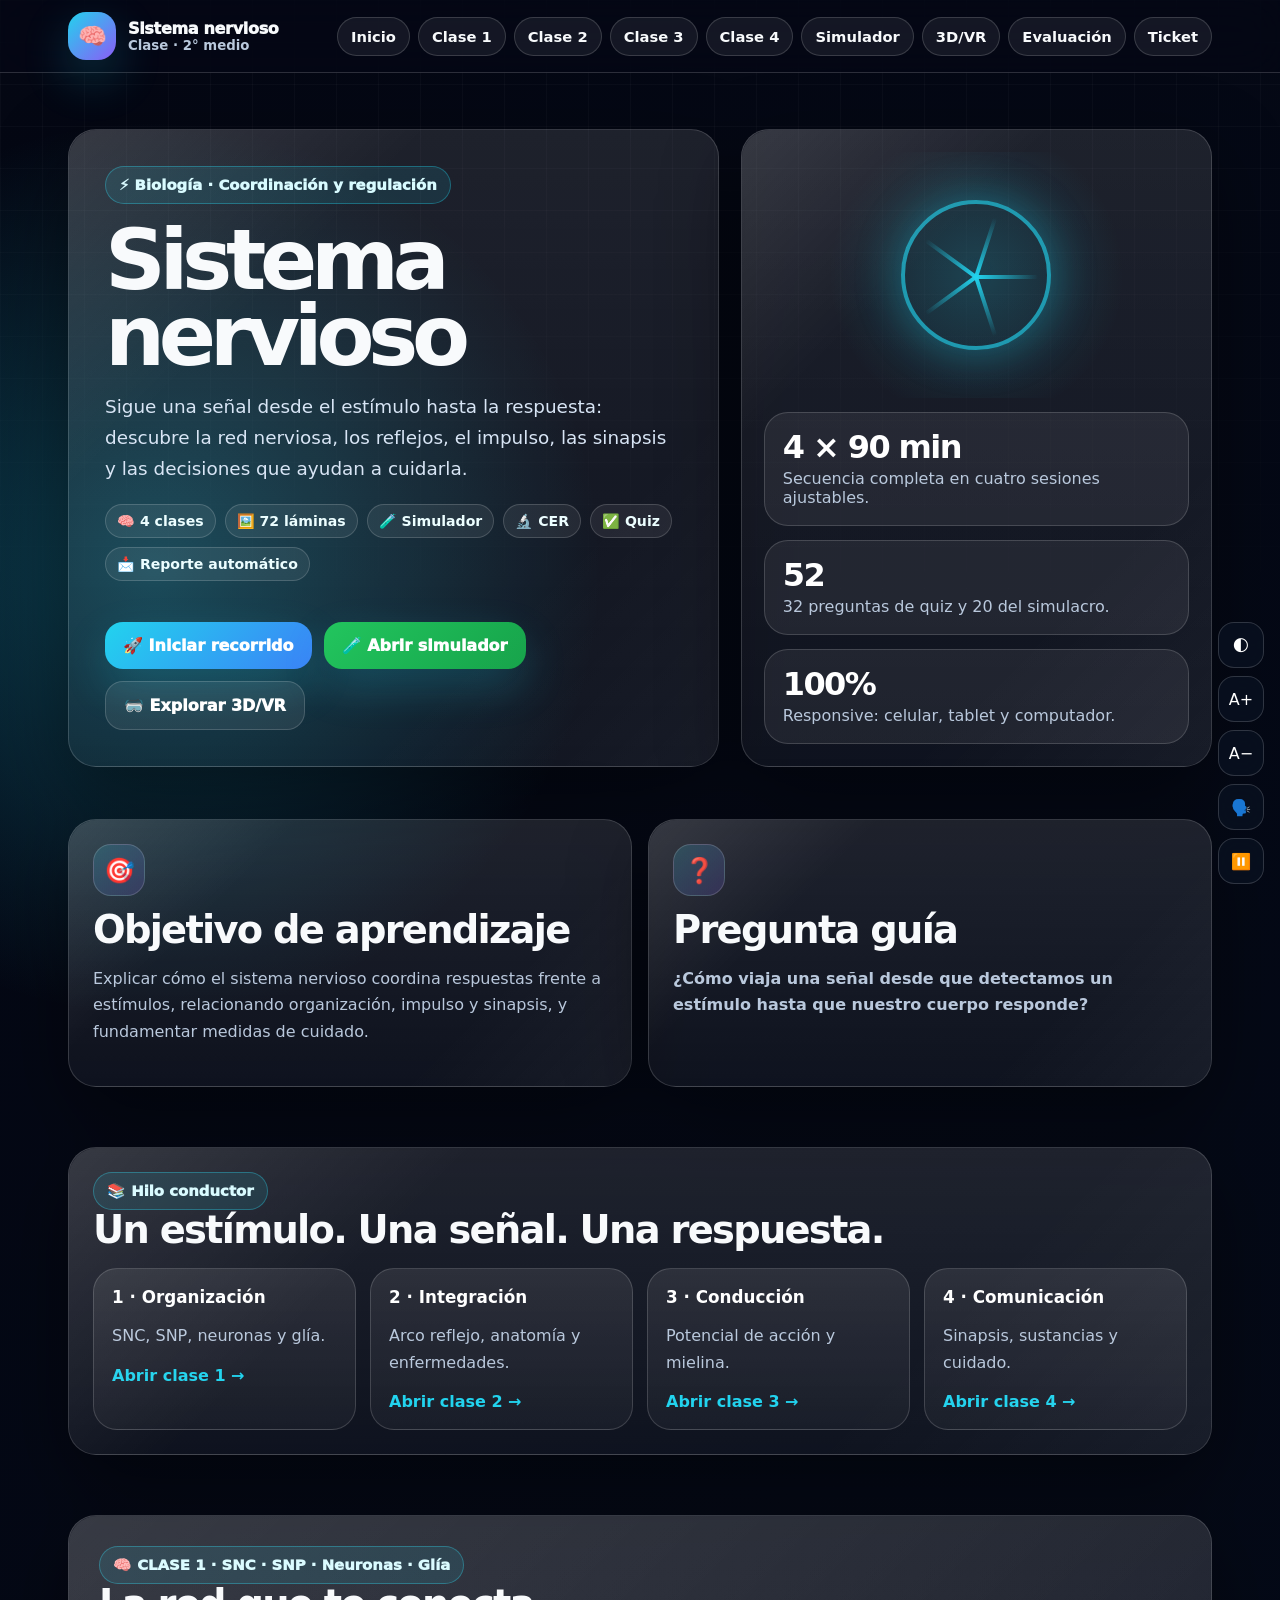
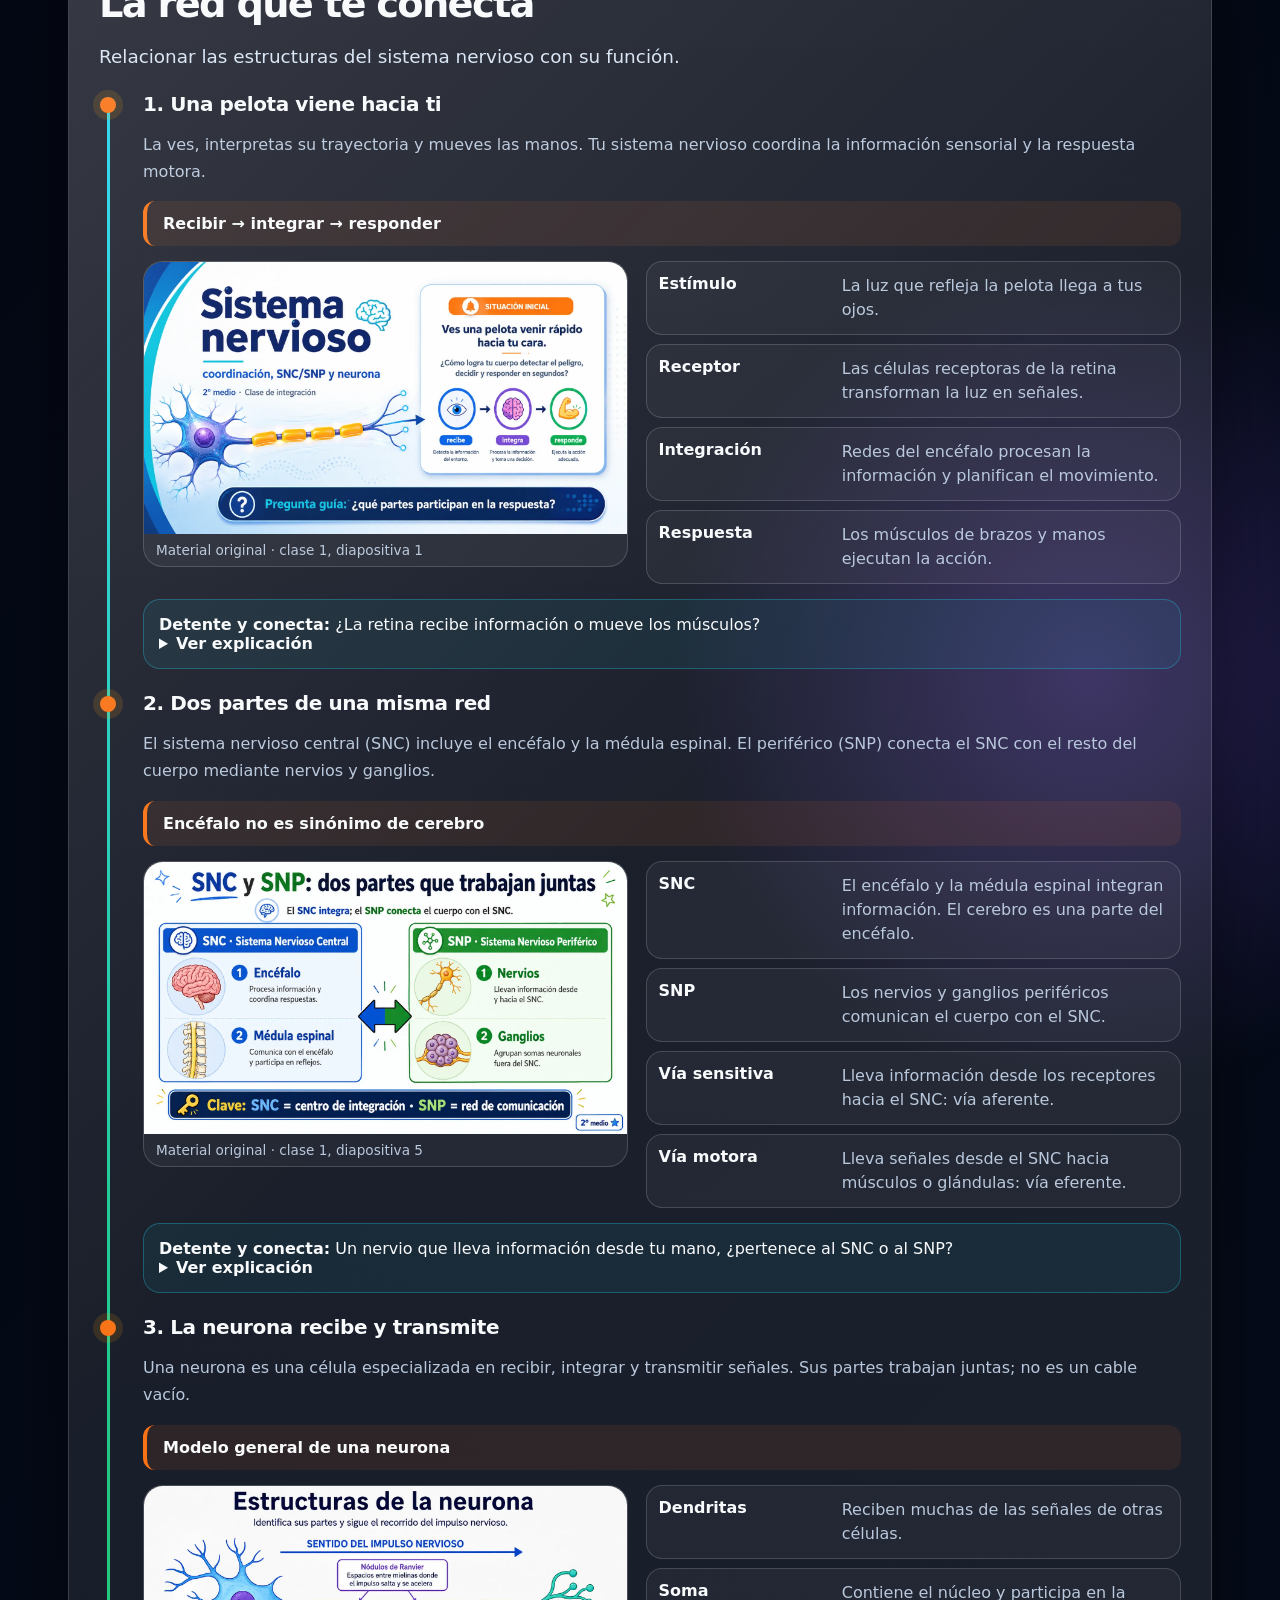
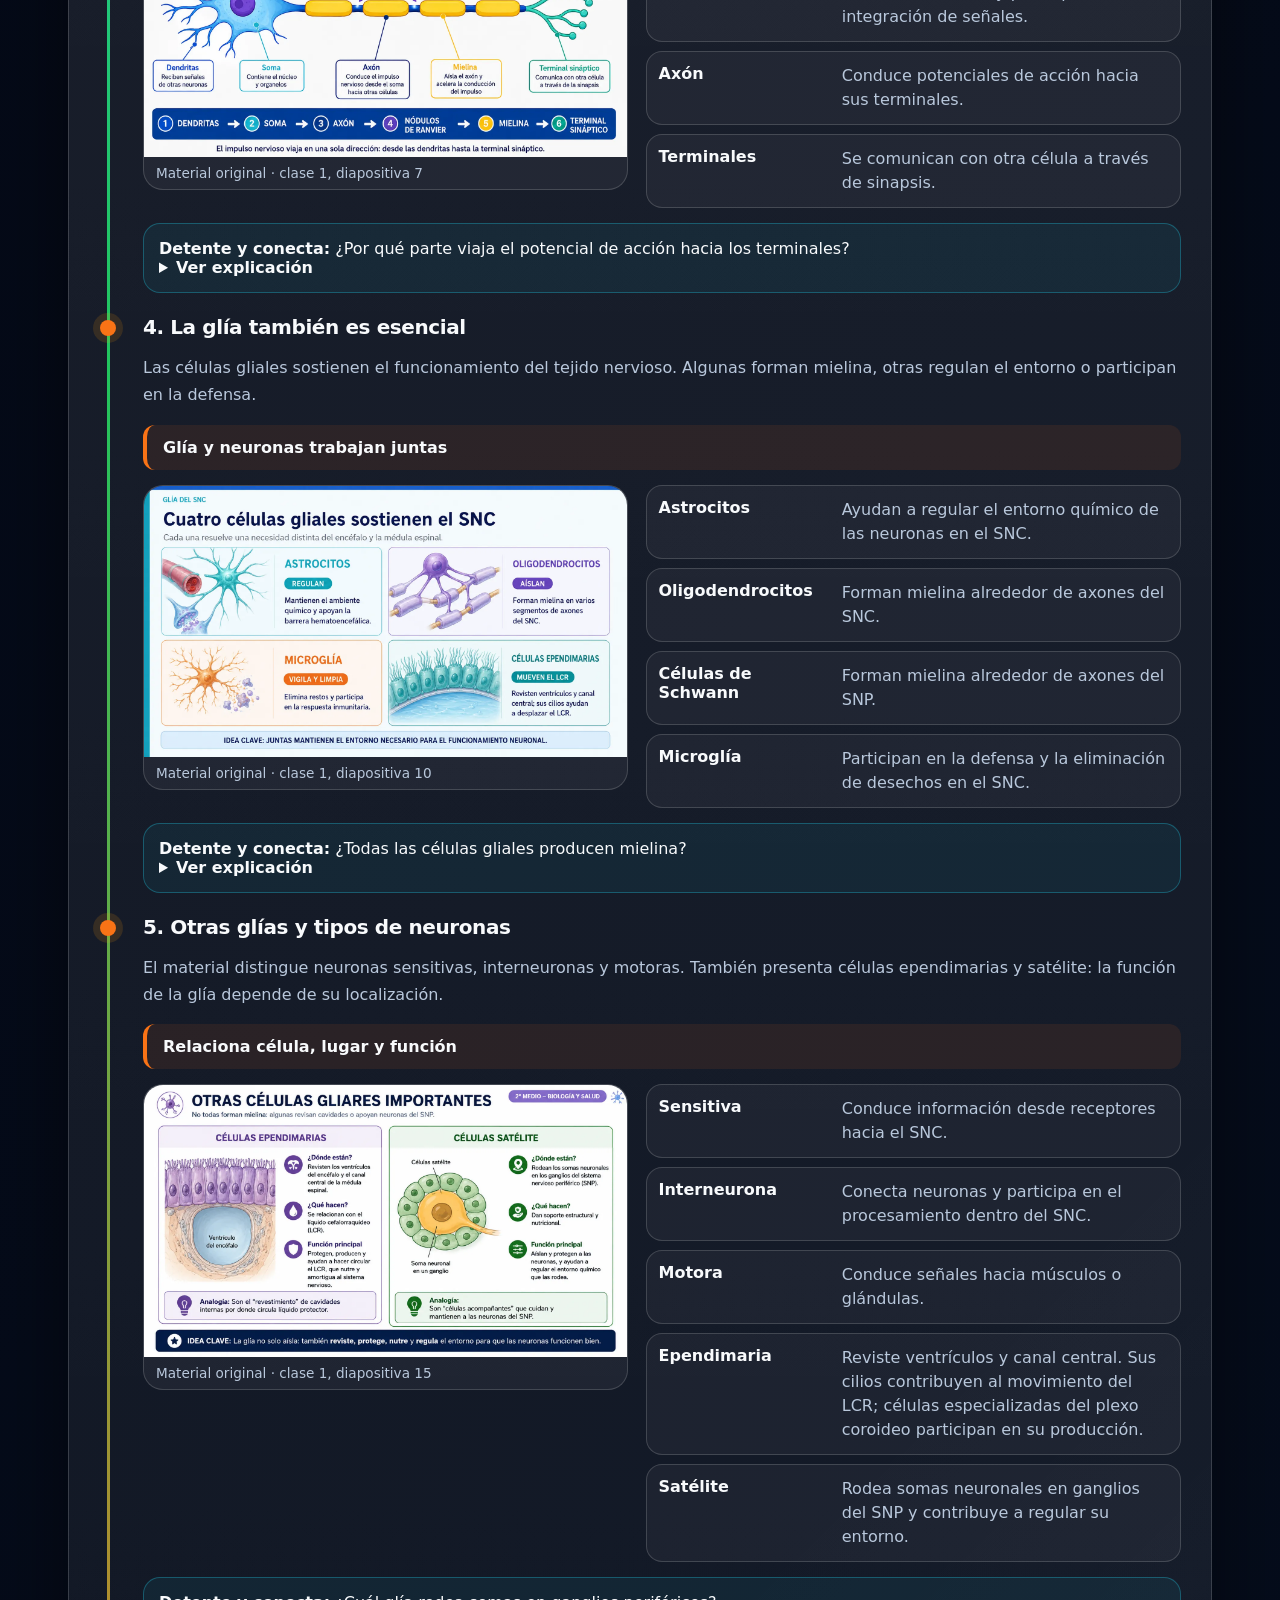
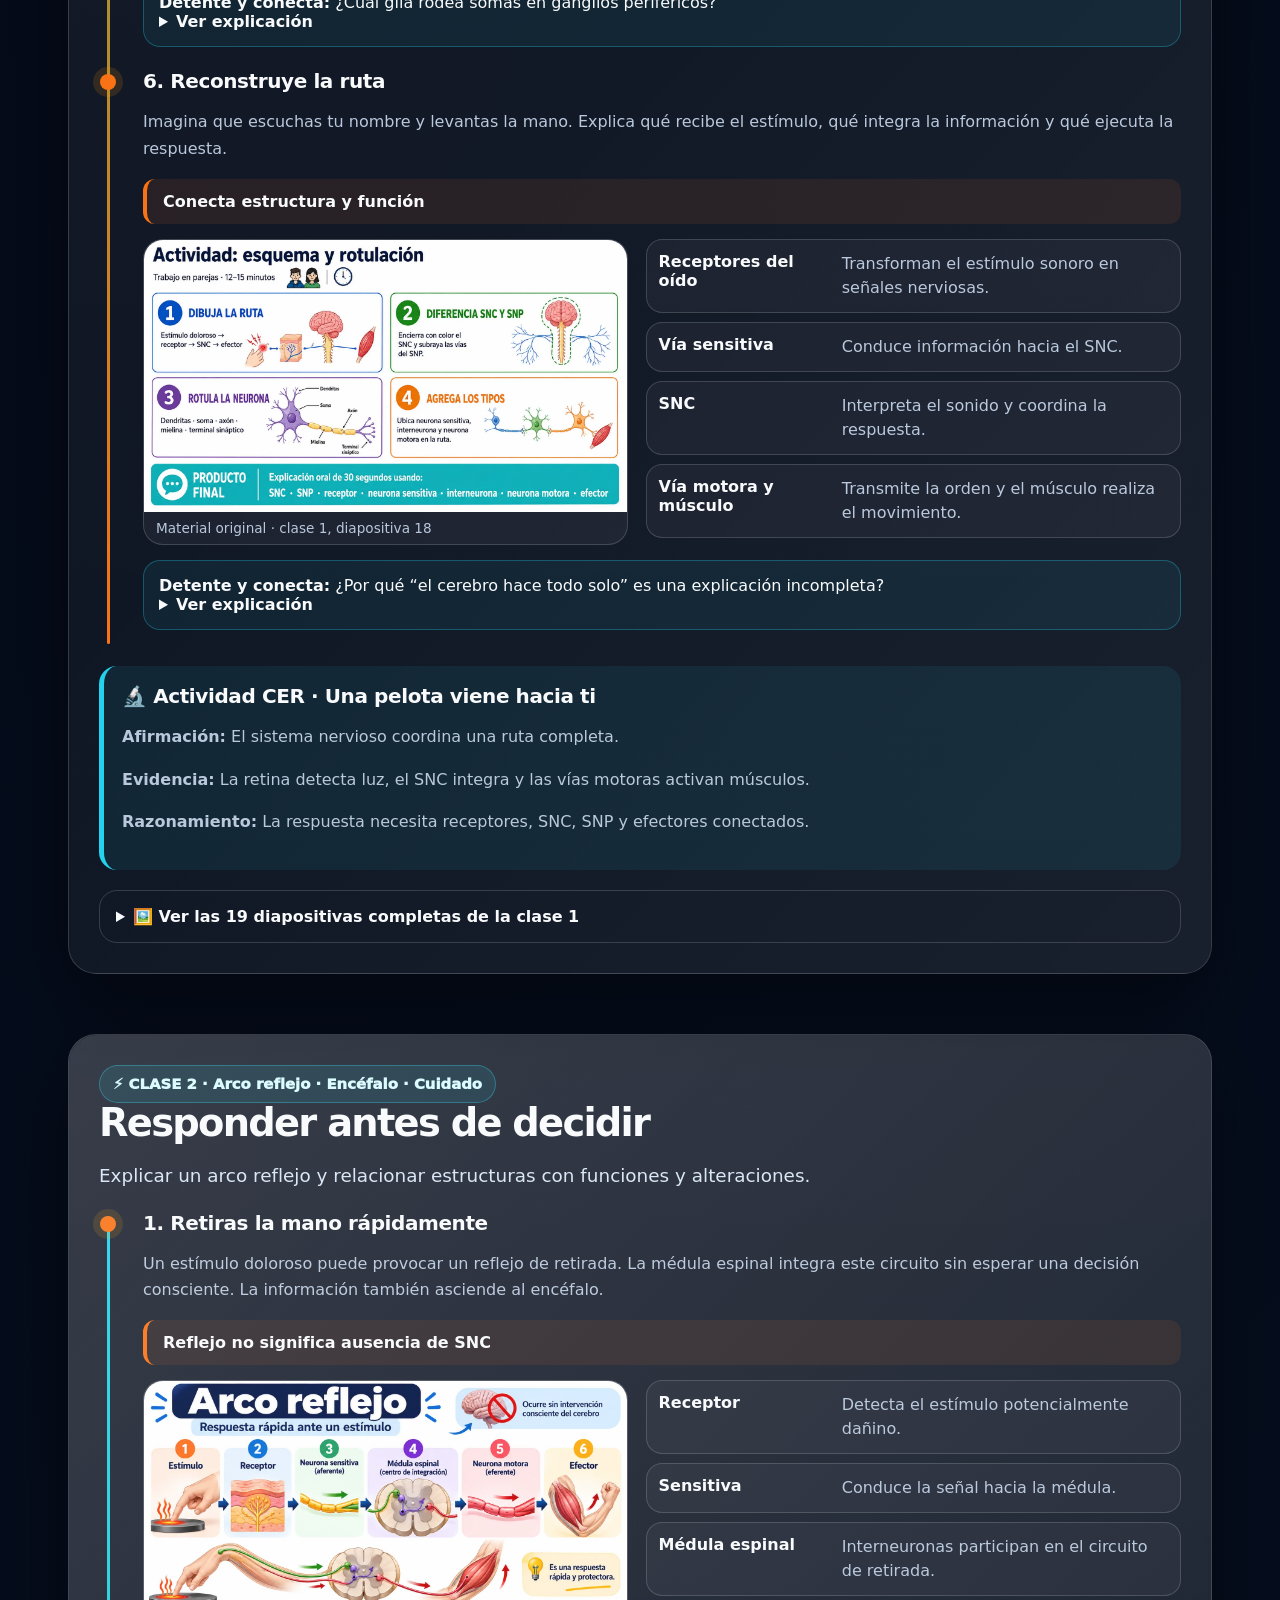
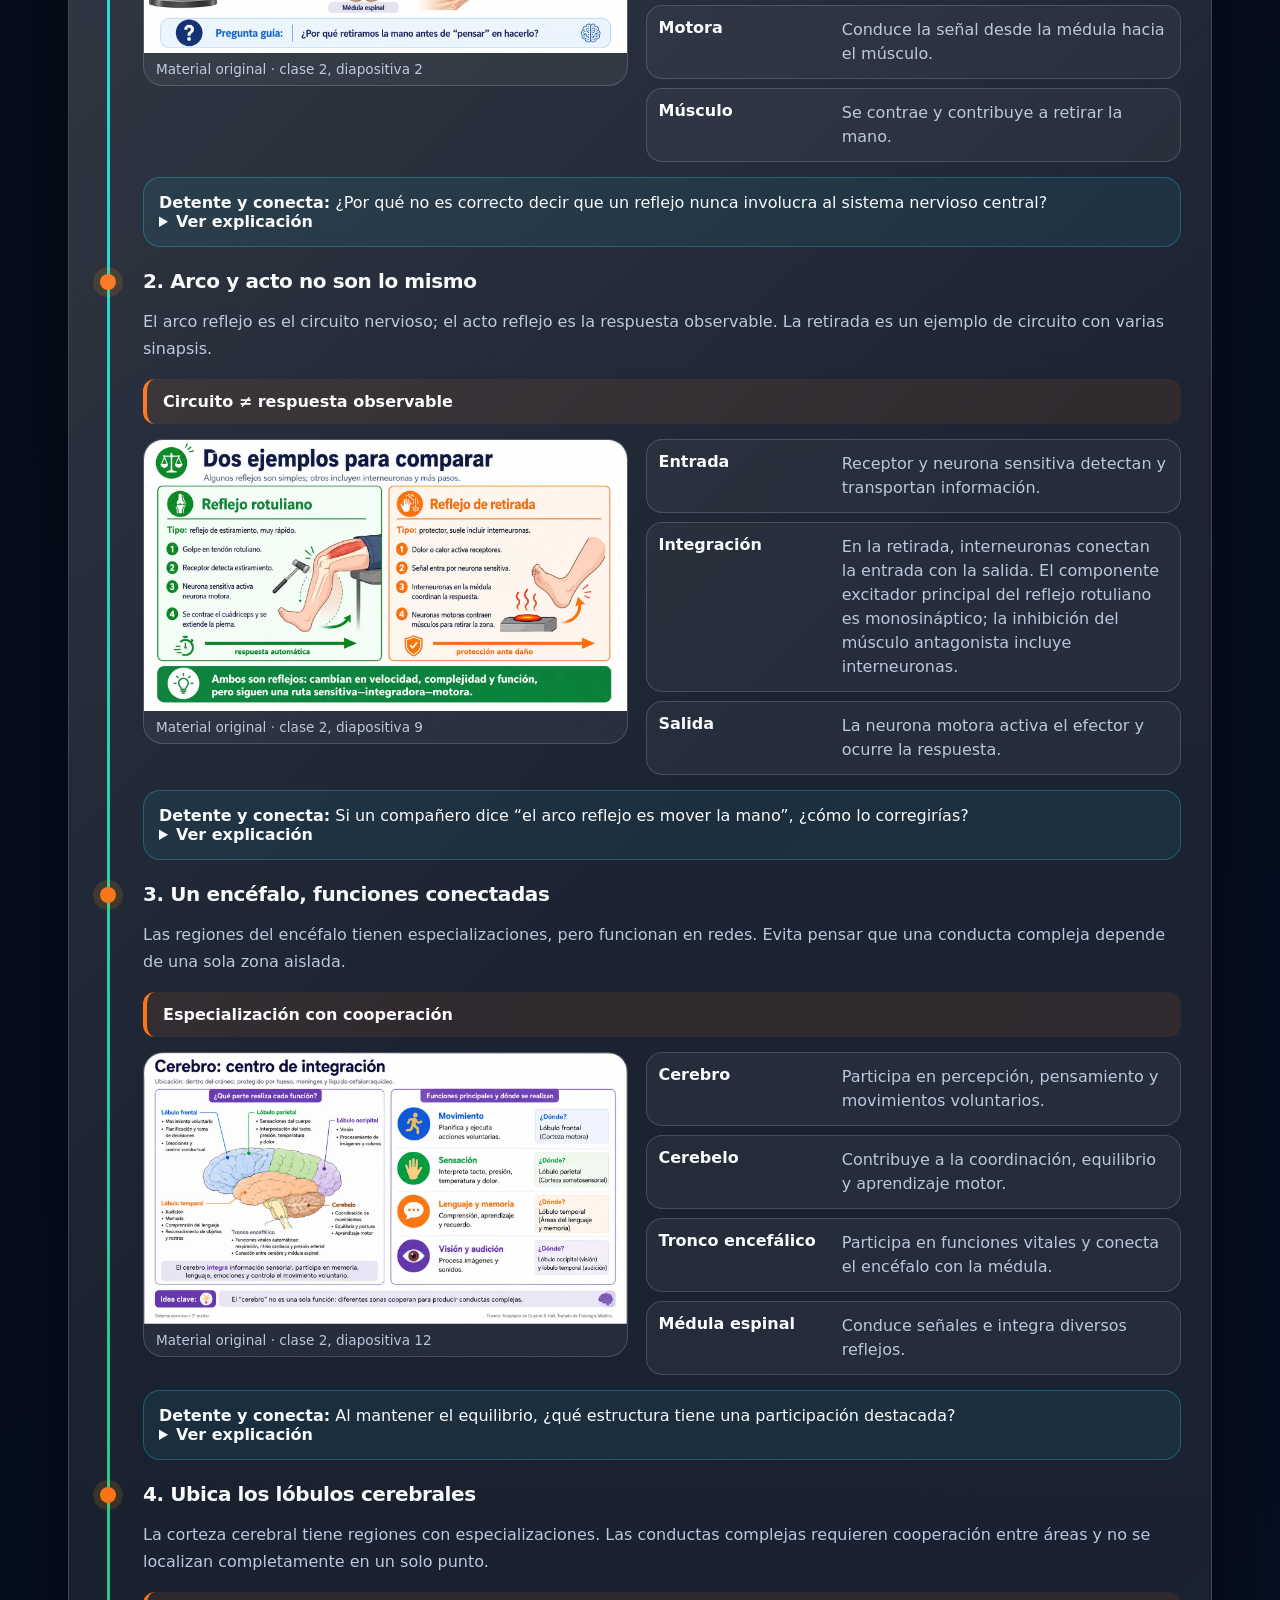
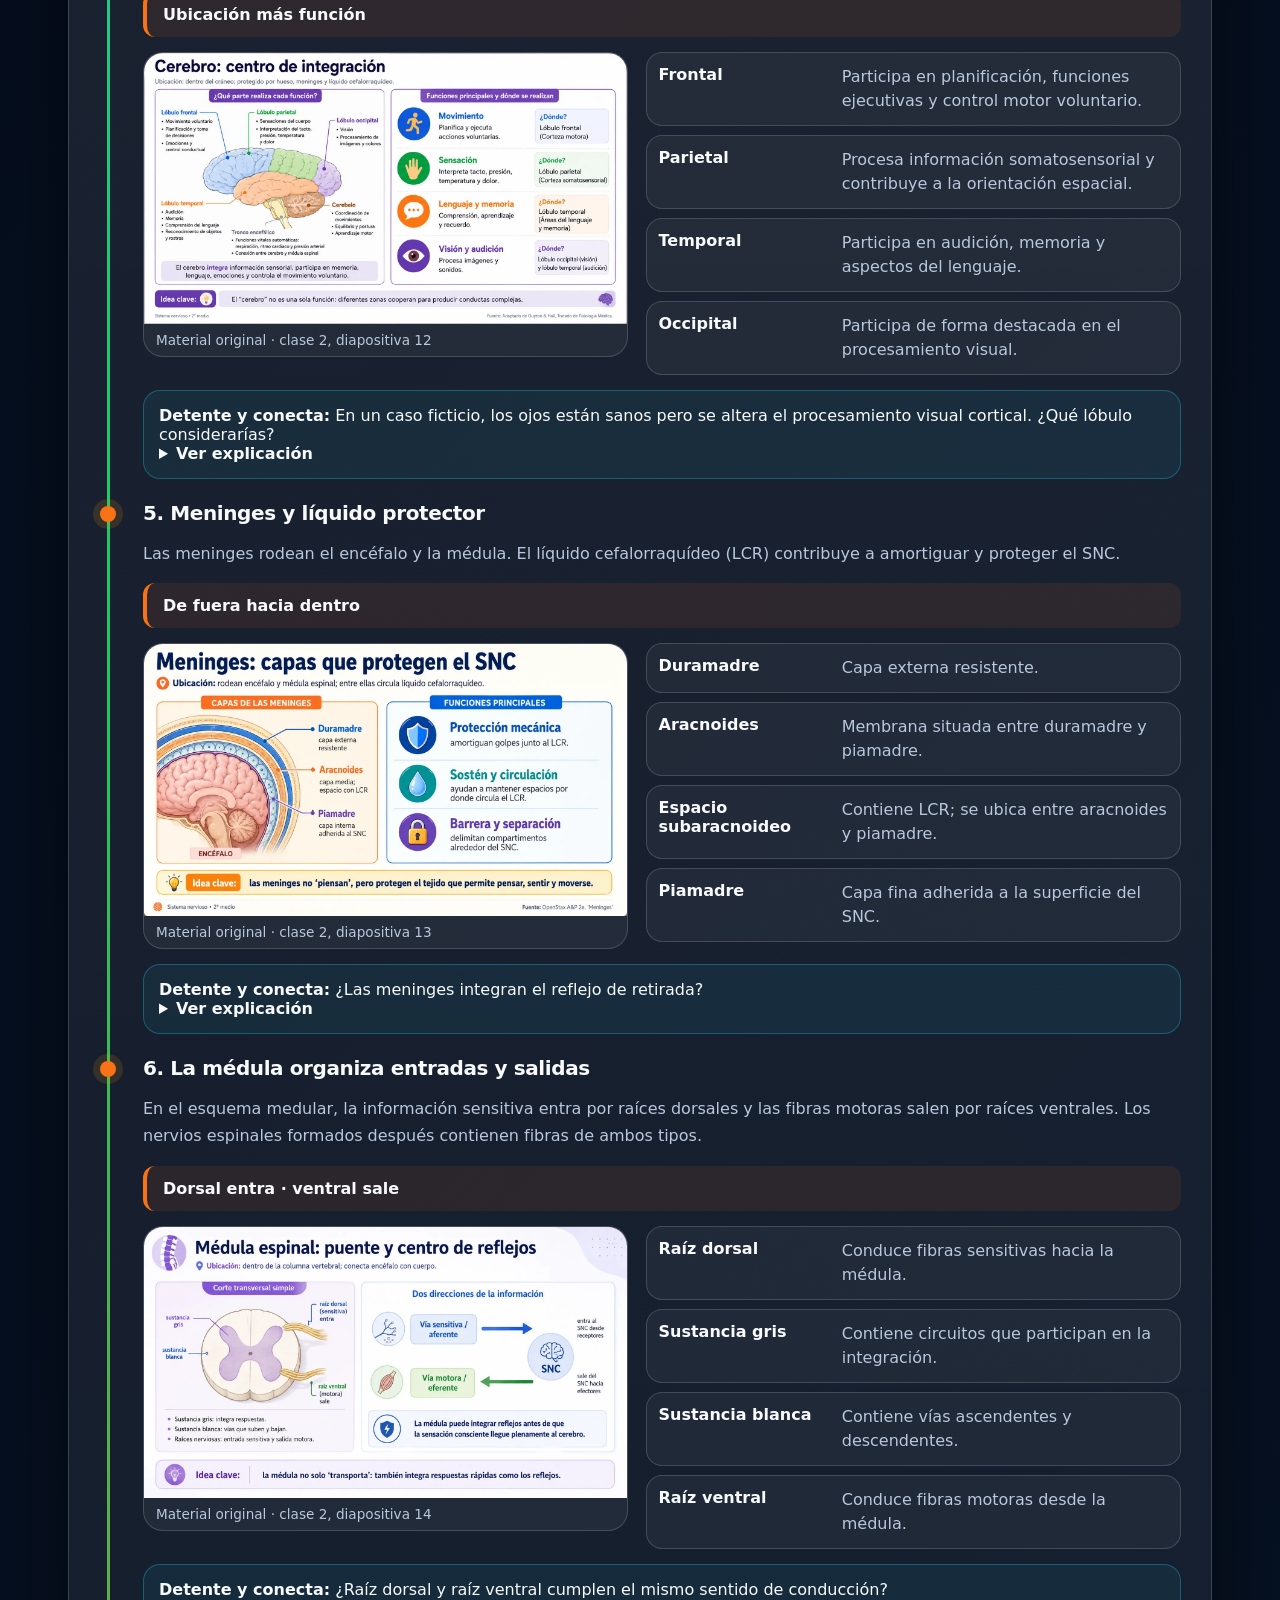
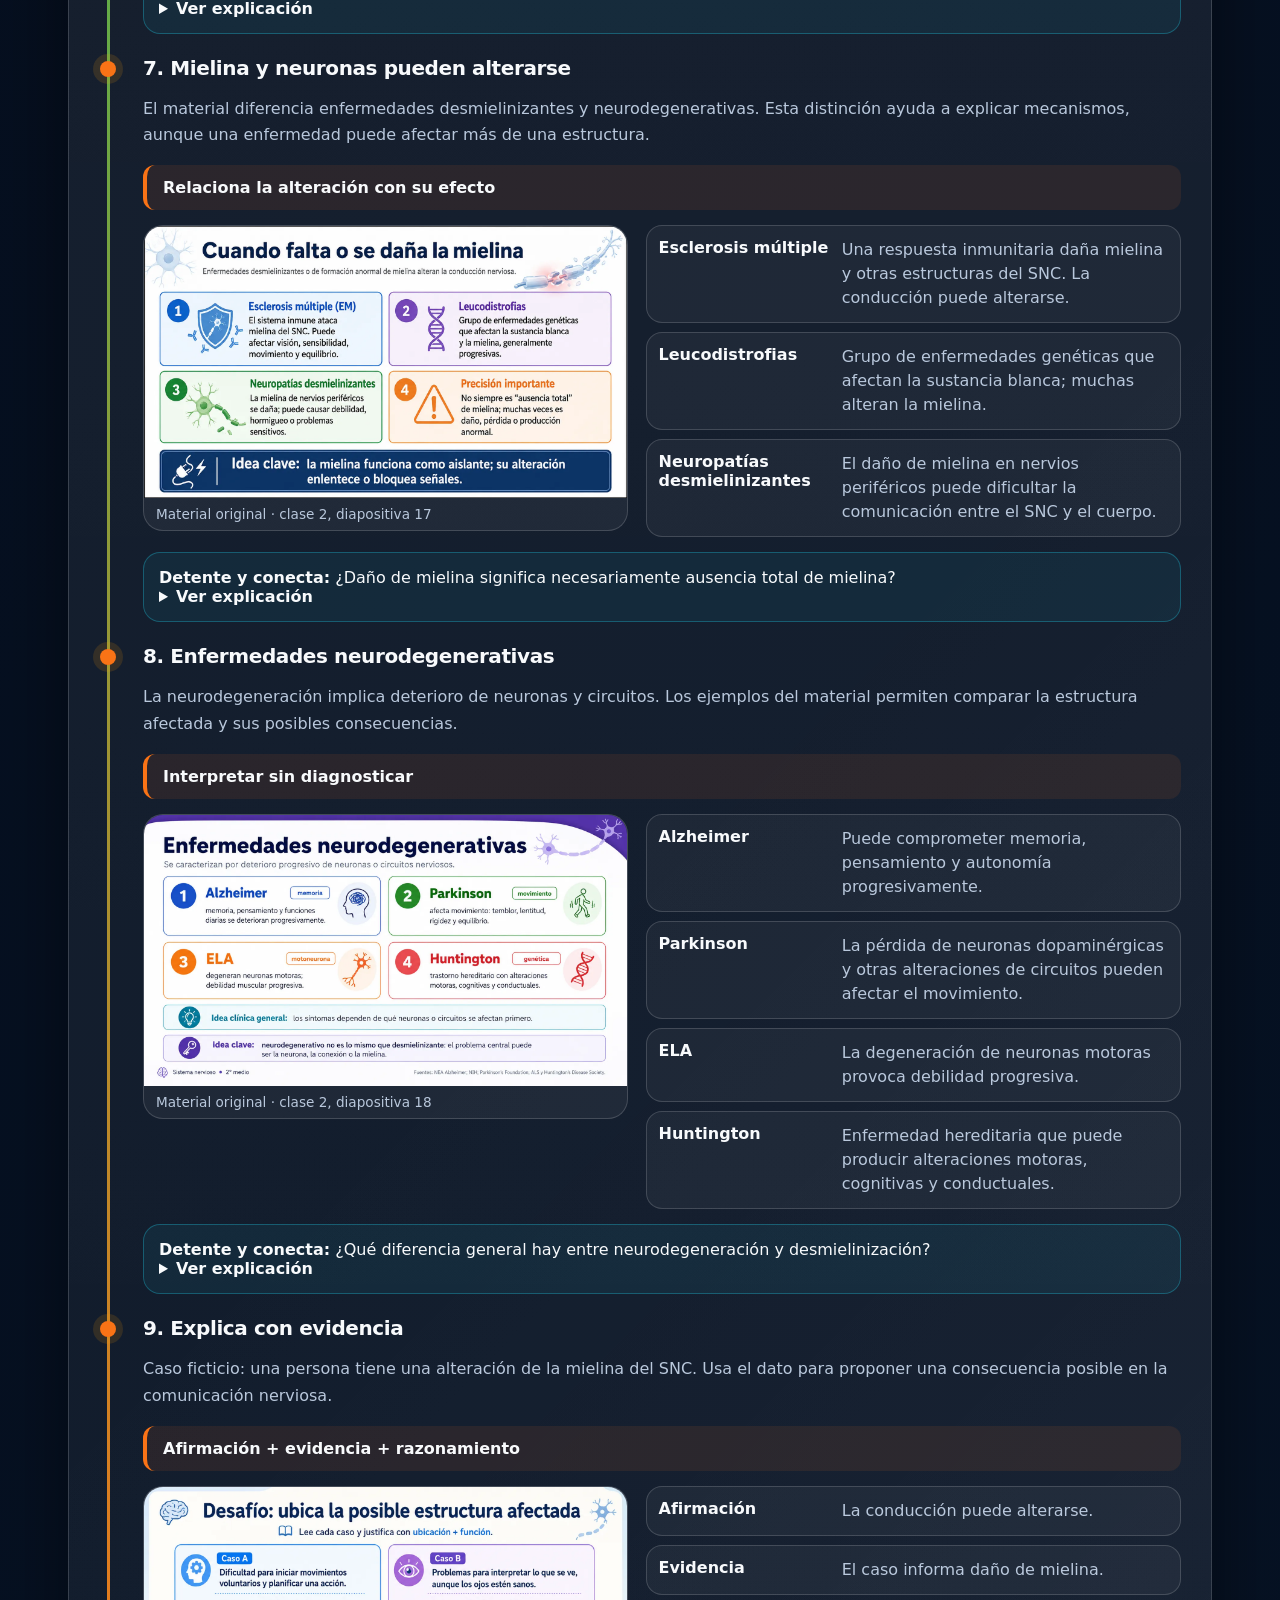
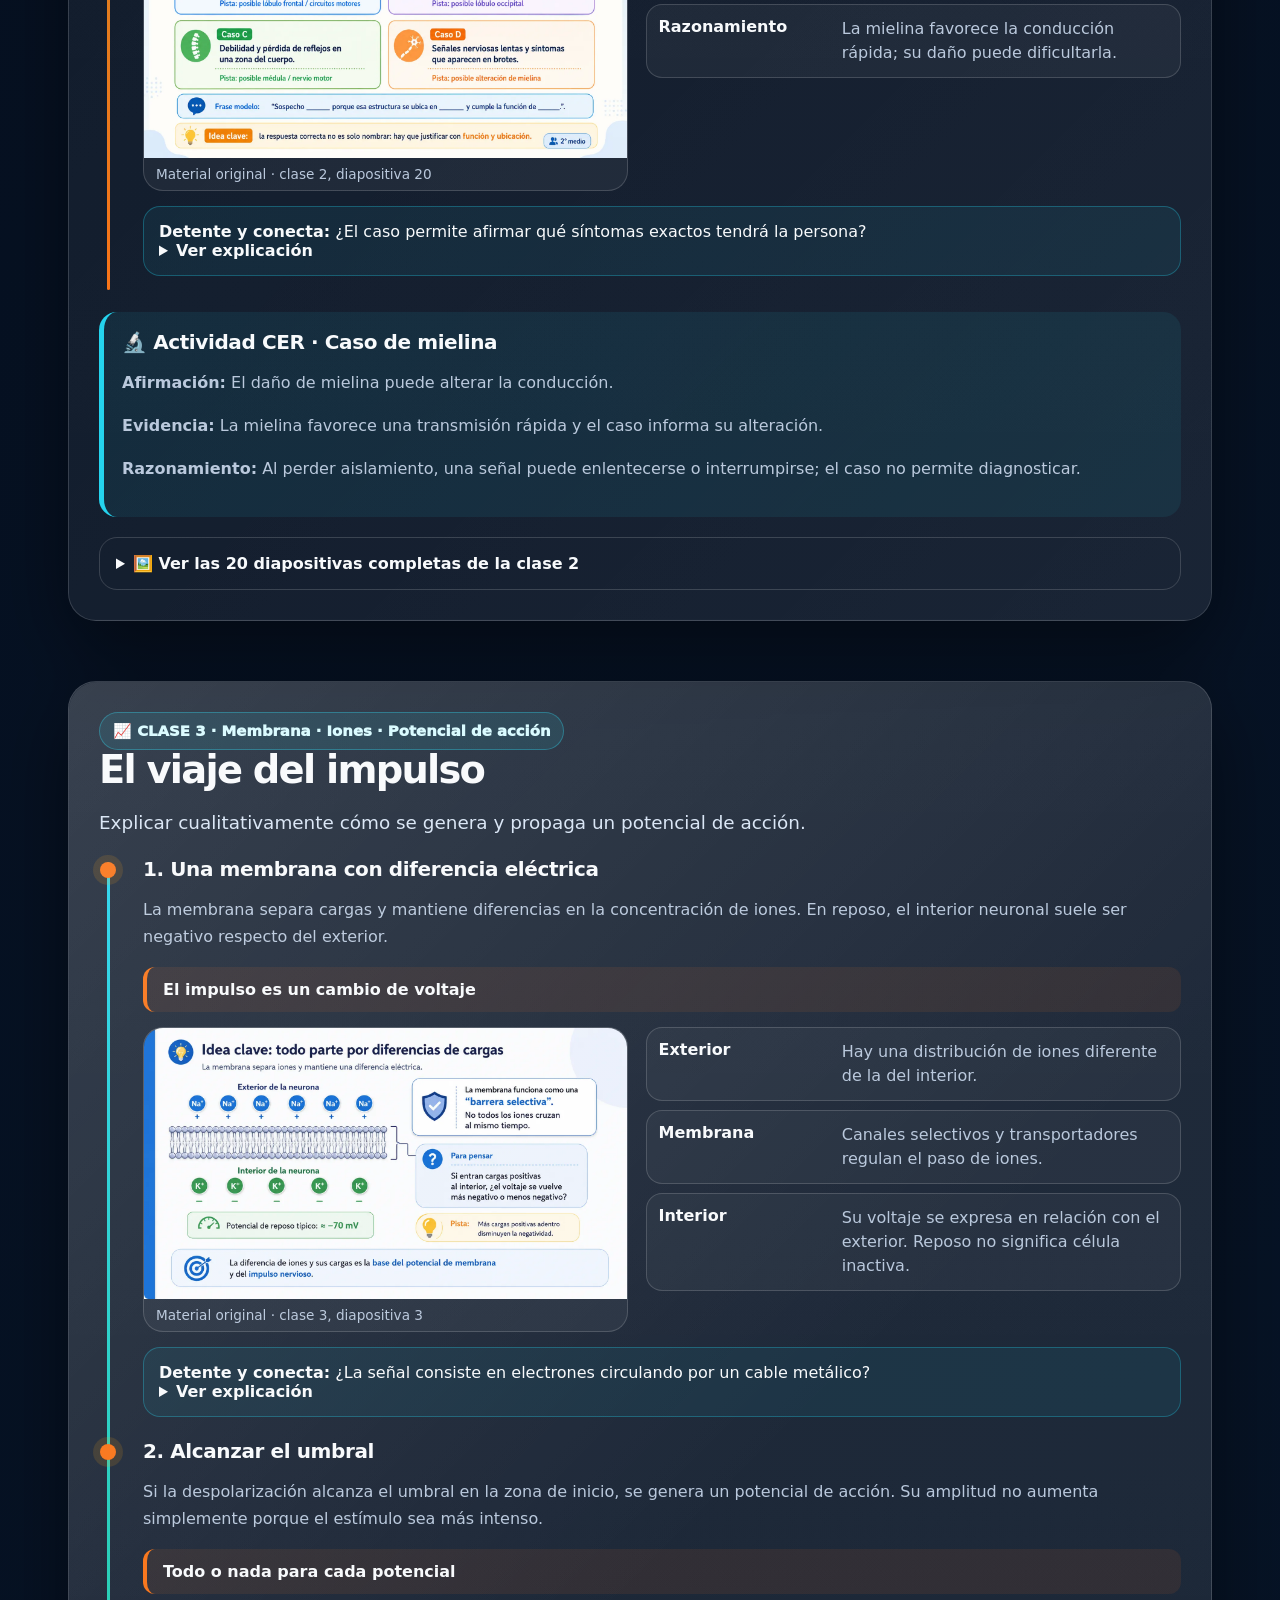
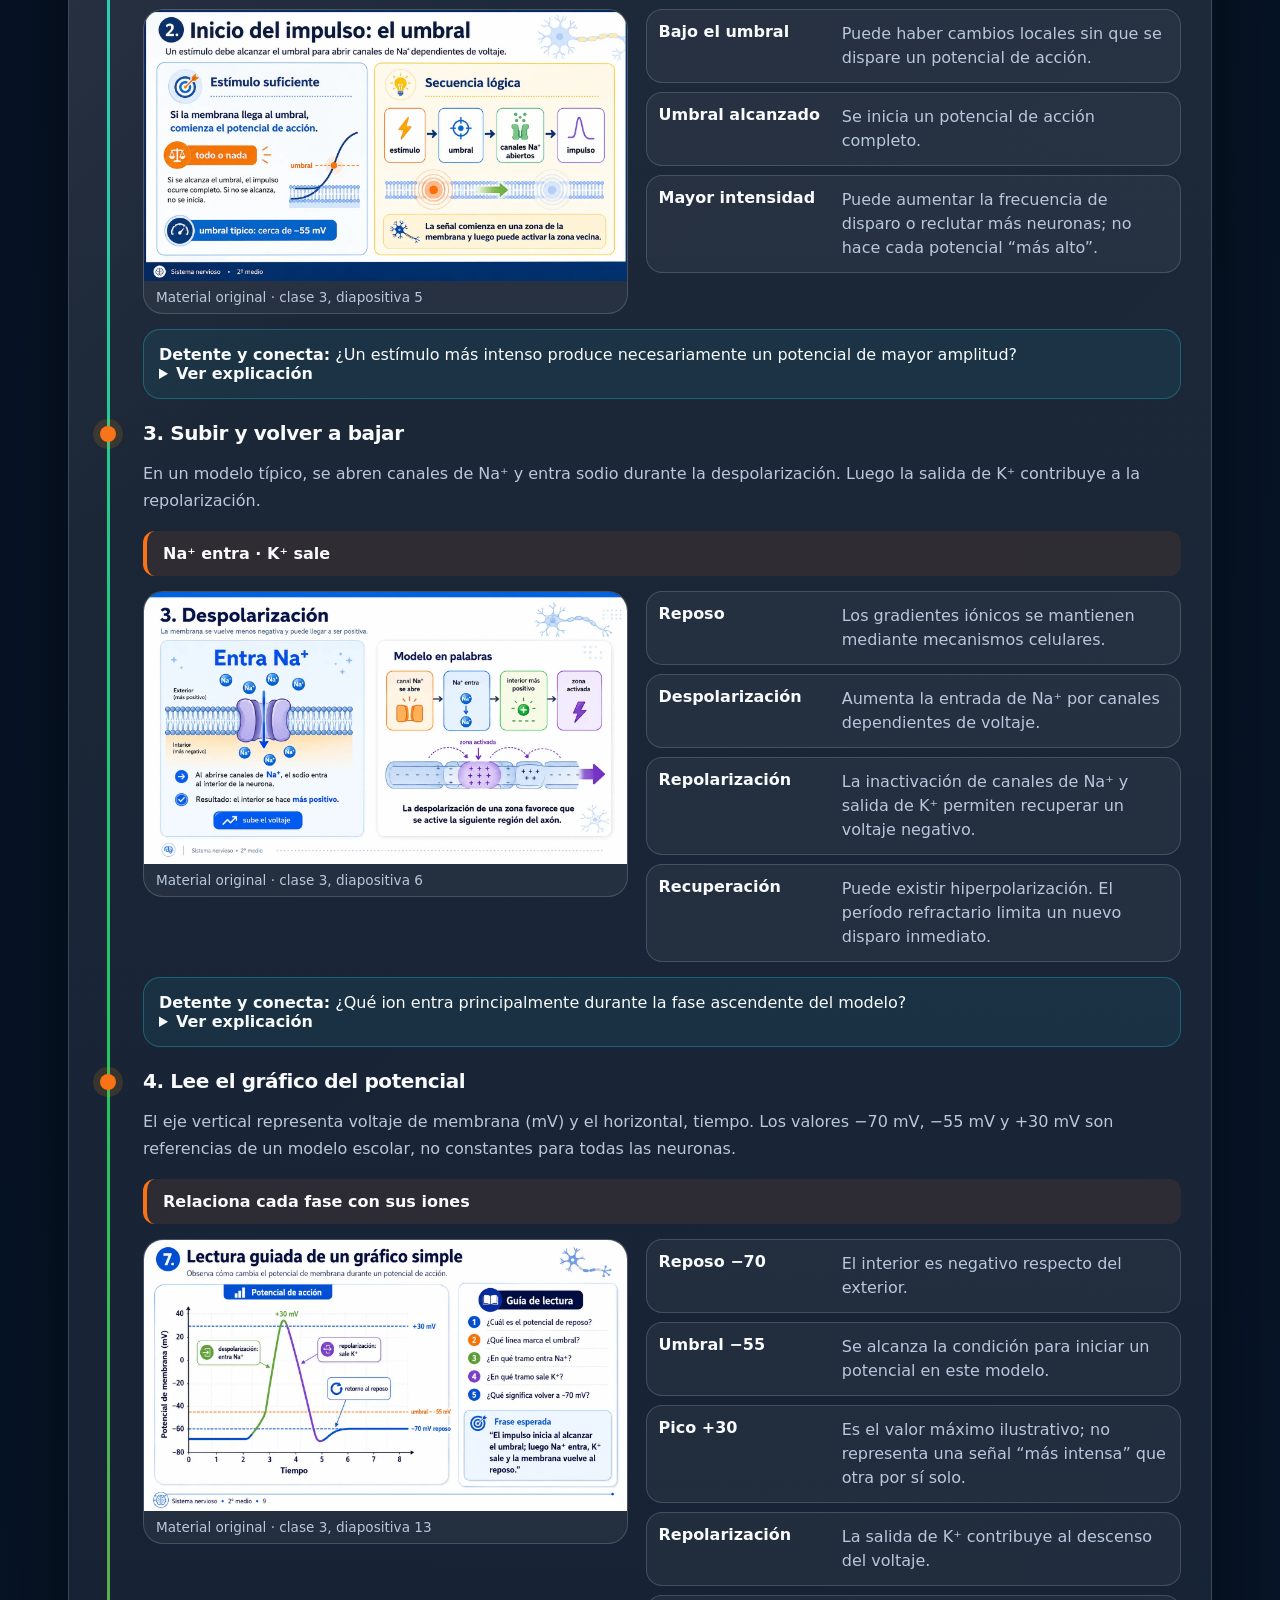
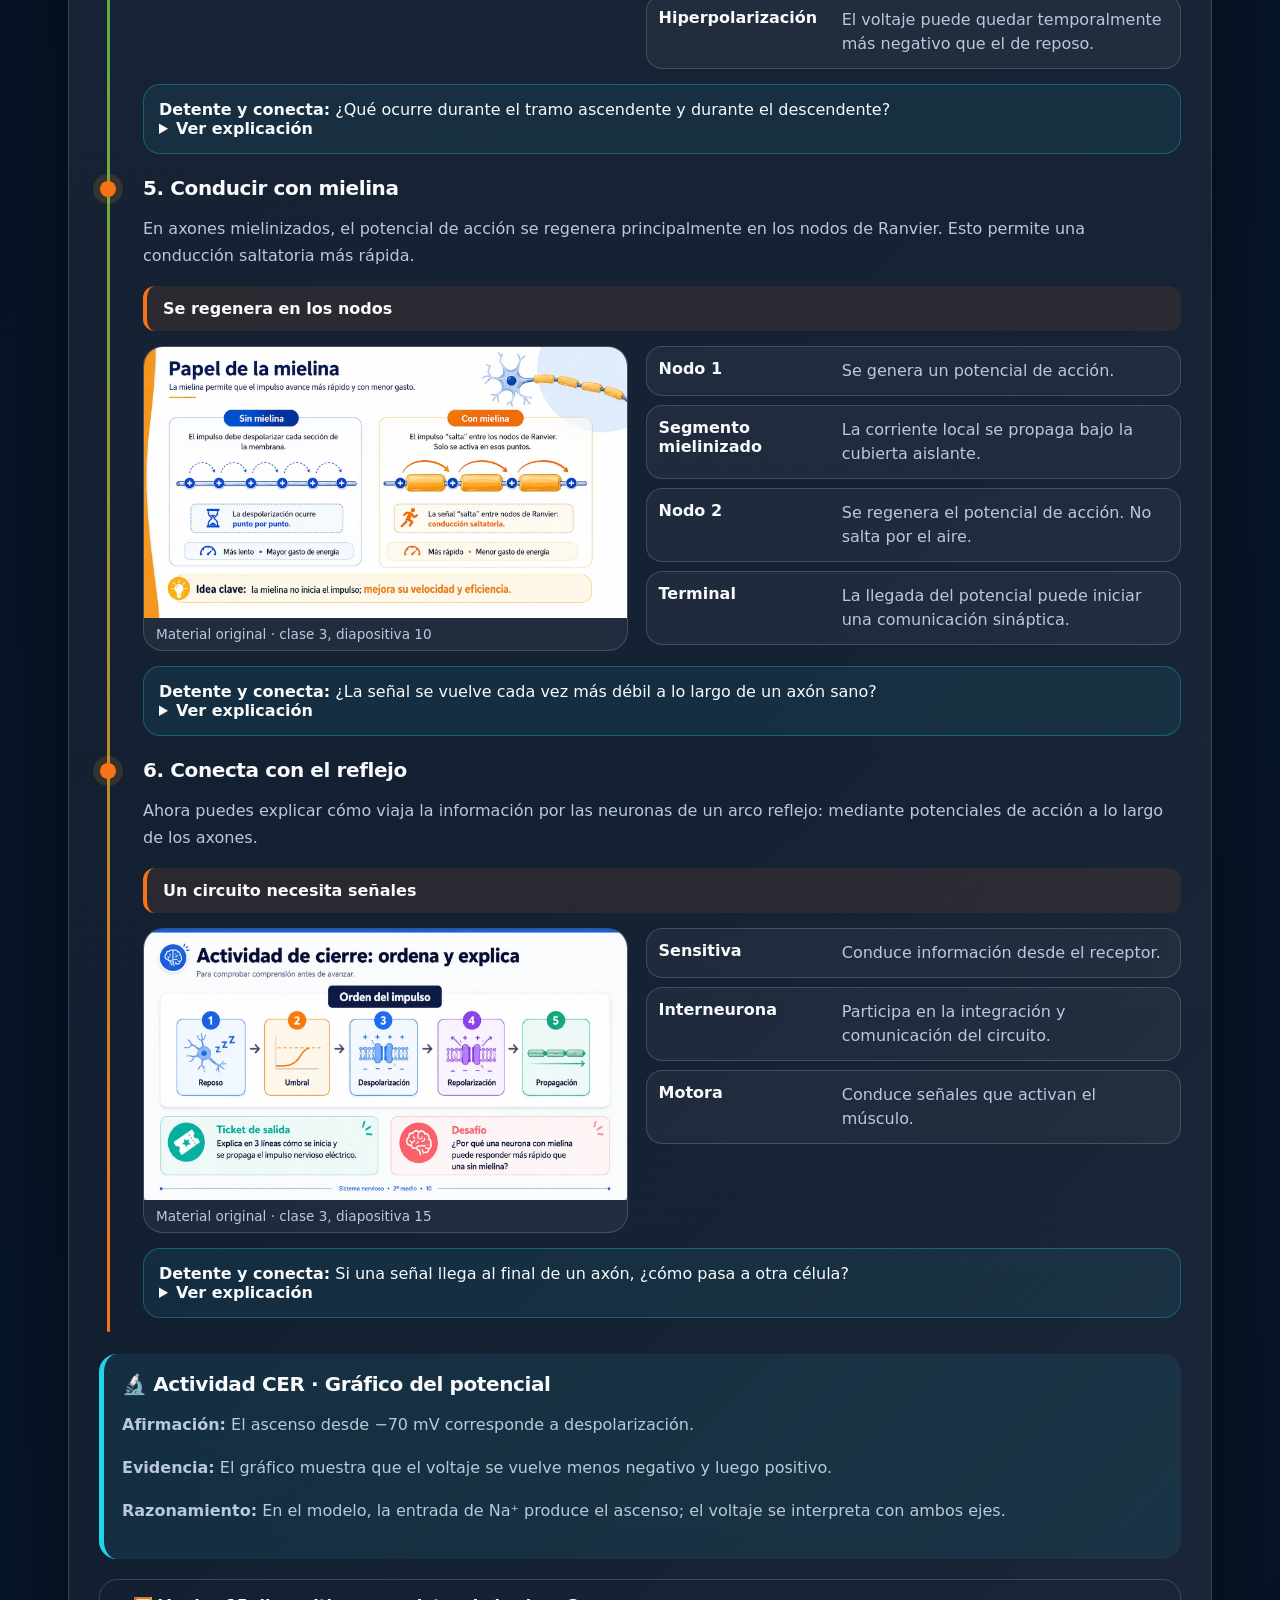
<file: index.html>
<!doctype html><html lang="es"><head><meta charset="utf-8"><meta name="viewport" content="width=device-width,initial-scale=1"><title>Sistema nervioso | Clase interactiva · 2° medio</title><meta name="description" content="Cuatro clases interactivas de sistema nervioso para 2° medio, con simulador, quizzes y simulacro."><link rel="stylesheet" href="assets/css/style.css"></head><body>
<header class="header"><nav class="nav"><a class="brand" href="#inicio"><span class="brand-icon">🧠</span><span>Sistema nervioso<small>Clase · 2° medio</small></span></a><div class="navlinks"><a class="pill" href="#inicio">Inicio</a><a class="pill" href="#clase1">Clase 1</a><a class="pill" href="#clase2">Clase 2</a><a class="pill" href="#clase3">Clase 3</a><a class="pill" href="#clase4">Clase 4</a><a class="pill" href="#simulador">Simulador</a><a class="pill" href="3d.html">3D/VR</a><a class="pill" href="#evaluacion">Evaluación</a><a class="pill" href="#ticket">Ticket</a></div></nav></header>
<div class="float-tools"><button id="themeBtn" title="Cambiar tema" aria-label="Cambiar tema">🌓</button><button id="fontUp" title="Aumentar letra">A+</button><button id="fontDown" title="Disminuir letra">A−</button><button id="speakBtn" title="Leer la clase">🗣️</button><button id="pauseBtn" title="Pausa breve">⏸️</button></div>
<main id="inicio" class="container">
<section class="hero"><div class="hero-main card"><div><span class="eyebrow">⚡ Biología · Coordinación y regulación</span><h1>Sistema<br>nervioso</h1><p class="lead">Sigue una señal desde el estímulo hasta la respuesta: descubre la red nerviosa, los reflejos, el impulso, las sinapsis y las decisiones que ayudan a cuidarla.</p><div class="badges"><span class="badge">🧠 4 clases</span><span class="badge">🖼️ 72 láminas</span><span class="badge">🧪 Simulador</span><span class="badge">🔬 CER</span><span class="badge">✅ Quiz</span><span class="badge">📩 Reporte automático</span></div></div><div class="actions"><a class="btn" href="#clase1">🚀 Iniciar recorrido</a><a class="btn green" href="#simulador">🧪 Abrir simulador</a><a class="btn ghost" href="3d.html">🥽 Explorar 3D/VR</a></div></div><aside class="hero-side card"><div class="orbit"><div class="neuron-mark"><span></span><i></i><b></b></div></div><div class="stat"><b>4 × 90 min</b><span>Secuencia completa en cuatro sesiones ajustables.</span></div><div class="stat"><b>52</b><span>32 preguntas de quiz y 20 del simulacro.</span></div><div class="stat"><b>100%</b><span>Responsive: celular, tablet y computador.</span></div></aside></section>
<section id="clase" class="section"><div class="grid2"><article class="card panel feature"><div class="icon">🎯</div><h2>Objetivo de aprendizaje</h2><p>Explicar cómo el sistema nervioso coordina respuestas frente a estímulos, relacionando organización, impulso y sinapsis, y fundamentar medidas de cuidado.</p></article><article class="card panel feature"><div class="icon">❓</div><h2>Pregunta guía</h2><p><strong>¿Cómo viaja una señal desde que detectamos un estímulo hasta que nuestro cuerpo responde?</strong></p></article></div></section>
<section class="section"><div class="card panel"><span class="eyebrow">📚 Hilo conductor</span><h2>Un estímulo. Una señal. Una respuesta.</h2><div class="concept-map"><article class="concept-node"><strong>1 · Organización</strong><p>SNC, SNP, neuronas y glía.</p><a href="#clase1">Abrir clase 1 →</a></article><article class="concept-node"><strong>2 · Integración</strong><p>Arco reflejo, anatomía y enfermedades.</p><a href="#clase2">Abrir clase 2 →</a></article><article class="concept-node"><strong>3 · Conducción</strong><p>Potencial de acción y mielina.</p><a href="#clase3">Abrir clase 3 →</a></article><article class="concept-node"><strong>4 · Comunicación</strong><p>Sinapsis, sustancias y cuidado.</p><a href="#clase4">Abrir clase 4 →</a></article></div></div></section>
<section id="clase1" class="section lesson-section">
<div class="card panel"><span class="eyebrow">🧠 CLASE 1 · SNC · SNP · Neuronas · Glía</span><h2>La red que te conecta</h2><p class="lead small">Relacionar las estructuras del sistema nervioso con su función.</p>
<div class="timeline"><article class="step">
<h3>1. Una pelota viene hacia ti</h3><p>La ves, interpretas su trayectoria y mueves las manos. Tu sistema nervioso coordina la información sensorial y la respuesta motora.</p><div class="keyline">Recibir → integrar → responder</div>
<div class="step-layout"><figure class="slide-card"><img loading="lazy" src="assets/img/c1-01.webp" alt="Clase 1, diapositiva 1: Una pelota viene hacia ti"><figcaption>Material original · clase 1, diapositiva 1</figcaption></figure><ol class="flow-list"><li><strong>Estímulo</strong><span>La luz que refleja la pelota llega a tus ojos.</span></li><li><strong>Receptor</strong><span>Las células receptoras de la retina transforman la luz en señales.</span></li><li><strong>Integración</strong><span>Redes del encéfalo procesan la información y planifican el movimiento.</span></li><li><strong>Respuesta</strong><span>Los músculos de brazos y manos ejecutan la acción.</span></li></ol></div>
<div class="question-guide"><strong>Detente y conecta:</strong> ¿La retina recibe información o mueve los músculos?<details><summary>Ver explicación</summary><p>Recibe información. Los músculos son los efectores de la respuesta.</p></details></div></article><article class="step">
<h3>2. Dos partes de una misma red</h3><p>El sistema nervioso central (SNC) incluye el encéfalo y la médula espinal. El periférico (SNP) conecta el SNC con el resto del cuerpo mediante nervios y ganglios.</p><div class="keyline">Encéfalo no es sinónimo de cerebro</div>
<div class="step-layout"><figure class="slide-card"><img loading="lazy" src="assets/img/c1-05.webp" alt="Clase 1, diapositiva 5: Dos partes de una misma red"><figcaption>Material original · clase 1, diapositiva 5</figcaption></figure><ol class="flow-list"><li><strong>SNC</strong><span>El encéfalo y la médula espinal integran información. El cerebro es una parte del encéfalo.</span></li><li><strong>SNP</strong><span>Los nervios y ganglios periféricos comunican el cuerpo con el SNC.</span></li><li><strong>Vía sensitiva</strong><span>Lleva información desde los receptores hacia el SNC: vía aferente.</span></li><li><strong>Vía motora</strong><span>Lleva señales desde el SNC hacia músculos o glándulas: vía eferente.</span></li></ol></div>
<div class="question-guide"><strong>Detente y conecta:</strong> Un nervio que lleva información desde tu mano, ¿pertenece al SNC o al SNP?<details><summary>Ver explicación</summary><p>Al SNP. La médula espinal que recibe esa información pertenece al SNC.</p></details></div></article><article class="step">
<h3>3. La neurona recibe y transmite</h3><p>Una neurona es una célula especializada en recibir, integrar y transmitir señales. Sus partes trabajan juntas; no es un cable vacío.</p><div class="keyline">Modelo general de una neurona</div>
<div class="step-layout"><figure class="slide-card"><img loading="lazy" src="assets/img/c1-07.webp" alt="Clase 1, diapositiva 7: La neurona recibe y transmite"><figcaption>Material original · clase 1, diapositiva 7</figcaption></figure><ol class="flow-list"><li><strong>Dendritas</strong><span>Reciben muchas de las señales de otras células.</span></li><li><strong>Soma</strong><span>Contiene el núcleo y participa en la integración de señales.</span></li><li><strong>Axón</strong><span>Conduce potenciales de acción hacia sus terminales.</span></li><li><strong>Terminales</strong><span>Se comunican con otra célula a través de sinapsis.</span></li></ol></div>
<div class="question-guide"><strong>Detente y conecta:</strong> ¿Por qué parte viaja el potencial de acción hacia los terminales?<details><summary>Ver explicación</summary><p>Por el axón. Este recorrido es un modelo general; existen distintas formas de neuronas.</p></details></div></article><article class="step">
<h3>4. La glía también es esencial</h3><p>Las células gliales sostienen el funcionamiento del tejido nervioso. Algunas forman mielina, otras regulan el entorno o participan en la defensa.</p><div class="keyline">Glía y neuronas trabajan juntas</div>
<div class="step-layout"><figure class="slide-card"><img loading="lazy" src="assets/img/c1-10.webp" alt="Clase 1, diapositiva 10: La glía también es esencial"><figcaption>Material original · clase 1, diapositiva 10</figcaption></figure><ol class="flow-list"><li><strong>Astrocitos</strong><span>Ayudan a regular el entorno químico de las neuronas en el SNC.</span></li><li><strong>Oligodendrocitos</strong><span>Forman mielina alrededor de axones del SNC.</span></li><li><strong>Células de Schwann</strong><span>Forman mielina alrededor de axones del SNP.</span></li><li><strong>Microglía</strong><span>Participan en la defensa y la eliminación de desechos en el SNC.</span></li></ol></div>
<div class="question-guide"><strong>Detente y conecta:</strong> ¿Todas las células gliales producen mielina?<details><summary>Ver explicación</summary><p>No. Oligodendrocitos y células de Schwann la forman; otras glías cumplen funciones diferentes.</p></details></div></article><article class="step">
<h3>5. Otras glías y tipos de neuronas</h3><p>El material distingue neuronas sensitivas, interneuronas y motoras. También presenta células ependimarias y satélite: la función de la glía depende de su localización.</p><div class="keyline">Relaciona célula, lugar y función</div>
<div class="step-layout"><figure class="slide-card"><img loading="lazy" src="assets/img/c1-15.webp" alt="Clase 1, diapositiva 15: Otras glías y tipos de neuronas"><figcaption>Material original · clase 1, diapositiva 15</figcaption></figure><ol class="flow-list"><li><strong>Sensitiva</strong><span>Conduce información desde receptores hacia el SNC.</span></li><li><strong>Interneurona</strong><span>Conecta neuronas y participa en el procesamiento dentro del SNC.</span></li><li><strong>Motora</strong><span>Conduce señales hacia músculos o glándulas.</span></li><li><strong>Ependimaria</strong><span>Reviste ventrículos y canal central. Sus cilios contribuyen al movimiento del LCR; células especializadas del plexo coroideo participan en su producción.</span></li><li><strong>Satélite</strong><span>Rodea somas neuronales en ganglios del SNP y contribuye a regular su entorno.</span></li></ol></div>
<div class="question-guide"><strong>Detente y conecta:</strong> ¿Cuál glía rodea somas en ganglios periféricos?<details><summary>Ver explicación</summary><p>Las células satélite. No deben confundirse con las células de Schwann que envuelven axones.</p></details></div></article><article class="step">
<h3>6. Reconstruye la ruta</h3><p>Imagina que escuchas tu nombre y levantas la mano. Explica qué recibe el estímulo, qué integra la información y qué ejecuta la respuesta.</p><div class="keyline">Conecta estructura y función</div>
<div class="step-layout"><figure class="slide-card"><img loading="lazy" src="assets/img/c1-18.webp" alt="Clase 1, diapositiva 18: Reconstruye la ruta"><figcaption>Material original · clase 1, diapositiva 18</figcaption></figure><ol class="flow-list"><li><strong>Receptores del oído</strong><span>Transforman el estímulo sonoro en señales nerviosas.</span></li><li><strong>Vía sensitiva</strong><span>Conduce información hacia el SNC.</span></li><li><strong>SNC</strong><span>Interpreta el sonido y coordina la respuesta.</span></li><li><strong>Vía motora y músculo</strong><span>Transmite la orden y el músculo realiza el movimiento.</span></li></ol></div>
<div class="question-guide"><strong>Detente y conecta:</strong> ¿Por qué “el cerebro hace todo solo” es una explicación incompleta?<details><summary>Ver explicación</summary><p>La respuesta necesita receptores, vías periféricas, integración central y efectores. También depende del apoyo de la glía.</p></details></div></article></div>
<div class="cer-box"><h3>🔬 Actividad CER · Una pelota viene hacia ti</h3><p><strong>Afirmación:</strong> El sistema nervioso coordina una ruta completa.</p><p><strong>Evidencia:</strong> La retina detecta luz, el SNC integra y las vías motoras activan músculos.</p><p><strong>Razonamiento:</strong> La respuesta necesita receptores, SNC, SNP y efectores conectados.</p></div>
<details class="full-gallery"><summary>🖼️ Ver las 19 diapositivas completas de la clase 1</summary><div class="slide-gallery"><figure><img loading="lazy" src="assets/img/c1-01.webp" alt="Clase 1, diapositiva 1"><figcaption>Diapositiva 1</figcaption></figure><figure><img loading="lazy" src="assets/img/c1-02.webp" alt="Clase 1, diapositiva 2"><figcaption>Diapositiva 2</figcaption></figure><figure><img loading="lazy" src="assets/img/c1-03.webp" alt="Clase 1, diapositiva 3"><figcaption>Diapositiva 3</figcaption></figure><figure><img loading="lazy" src="assets/img/c1-04.webp" alt="Clase 1, diapositiva 4"><figcaption>Diapositiva 4</figcaption></figure><figure><img loading="lazy" src="assets/img/c1-05.webp" alt="Clase 1, diapositiva 5"><figcaption>Diapositiva 5</figcaption></figure><figure><img loading="lazy" src="assets/img/c1-06.webp" alt="Clase 1, diapositiva 6"><figcaption>Diapositiva 6</figcaption></figure><figure><img loading="lazy" src="assets/img/c1-07.webp" alt="Clase 1, diapositiva 7"><figcaption>Diapositiva 7</figcaption></figure><figure><img loading="lazy" src="assets/img/c1-08.webp" alt="Clase 1, diapositiva 8"><figcaption>Diapositiva 8</figcaption></figure><figure><img loading="lazy" src="assets/img/c1-09.webp" alt="Clase 1, diapositiva 9"><figcaption>Diapositiva 9</figcaption></figure><figure><img loading="lazy" src="assets/img/c1-10.webp" alt="Clase 1, diapositiva 10"><figcaption>Diapositiva 10</figcaption></figure><figure><img loading="lazy" src="assets/img/c1-11.webp" alt="Clase 1, diapositiva 11"><figcaption>Diapositiva 11</figcaption></figure><figure><img loading="lazy" src="assets/img/c1-12.webp" alt="Clase 1, diapositiva 12"><figcaption>Diapositiva 12</figcaption></figure><figure><img loading="lazy" src="assets/img/c1-13.webp" alt="Clase 1, diapositiva 13"><figcaption>Diapositiva 13</figcaption></figure><figure><img loading="lazy" src="assets/img/c1-14.webp" alt="Clase 1, diapositiva 14"><figcaption>Diapositiva 14</figcaption></figure><figure><img loading="lazy" src="assets/img/c1-15.webp" alt="Clase 1, diapositiva 15"><figcaption>Diapositiva 15</figcaption></figure><figure><img loading="lazy" src="assets/img/c1-16.webp" alt="Clase 1, diapositiva 16"><figcaption>Diapositiva 16</figcaption></figure><figure><img loading="lazy" src="assets/img/c1-17.webp" alt="Clase 1, diapositiva 17"><figcaption>Diapositiva 17</figcaption></figure><figure><img loading="lazy" src="assets/img/c1-18.webp" alt="Clase 1, diapositiva 18"><figcaption>Diapositiva 18</figcaption></figure><figure><img loading="lazy" src="assets/img/c1-19.webp" alt="Clase 1, diapositiva 19"><figcaption>Diapositiva 19</figcaption></figure></div></details>
</div></section><section id="clase2" class="section lesson-section">
<div class="card panel"><span class="eyebrow">⚡ CLASE 2 · Arco reflejo · Encéfalo · Cuidado</span><h2>Responder antes de decidir</h2><p class="lead small">Explicar un arco reflejo y relacionar estructuras con funciones y alteraciones.</p>
<div class="timeline"><article class="step">
<h3>1. Retiras la mano rápidamente</h3><p>Un estímulo doloroso puede provocar un reflejo de retirada. La médula espinal integra este circuito sin esperar una decisión consciente. La información también asciende al encéfalo.</p><div class="keyline">Reflejo no significa ausencia de SNC</div>
<div class="step-layout"><figure class="slide-card"><img loading="lazy" src="assets/img/c2-02.webp" alt="Clase 2, diapositiva 2: Retiras la mano rápidamente"><figcaption>Material original · clase 2, diapositiva 2</figcaption></figure><ol class="flow-list"><li><strong>Receptor</strong><span>Detecta el estímulo potencialmente dañino.</span></li><li><strong>Sensitiva</strong><span>Conduce la señal hacia la médula.</span></li><li><strong>Médula espinal</strong><span>Interneuronas participan en el circuito de retirada.</span></li><li><strong>Motora</strong><span>Conduce la señal desde la médula hacia el músculo.</span></li><li><strong>Músculo</strong><span>Se contrae y contribuye a retirar la mano.</span></li></ol></div>
<div class="question-guide"><strong>Detente y conecta:</strong> ¿Por qué no es correcto decir que un reflejo nunca involucra al sistema nervioso central?<details><summary>Ver explicación</summary><p>La médula espinal pertenece al SNC. Además, existen reflejos integrados en el tronco encefálico. No realices pruebas con calor, dolor o golpes.</p></details></div></article><article class="step">
<h3>2. Arco y acto no son lo mismo</h3><p>El arco reflejo es el circuito nervioso; el acto reflejo es la respuesta observable. La retirada es un ejemplo de circuito con varias sinapsis.</p><div class="keyline">Circuito ≠ respuesta observable</div>
<div class="step-layout"><figure class="slide-card"><img loading="lazy" src="assets/img/c2-09.webp" alt="Clase 2, diapositiva 9: Arco y acto no son lo mismo"><figcaption>Material original · clase 2, diapositiva 9</figcaption></figure><ol class="flow-list"><li><strong>Entrada</strong><span>Receptor y neurona sensitiva detectan y transportan información.</span></li><li><strong>Integración</strong><span>En la retirada, interneuronas conectan la entrada con la salida. El componente excitador principal del reflejo rotuliano es monosináptico; la inhibición del músculo antagonista incluye interneuronas.</span></li><li><strong>Salida</strong><span>La neurona motora activa el efector y ocurre la respuesta.</span></li></ol></div>
<div class="question-guide"><strong>Detente y conecta:</strong> Si un compañero dice “el arco reflejo es mover la mano”, ¿cómo lo corregirías?<details><summary>Ver explicación</summary><p>Mover la mano es la respuesta o acto reflejo. El arco es el circuito que la hace posible.</p></details></div></article><article class="step">
<h3>3. Un encéfalo, funciones conectadas</h3><p>Las regiones del encéfalo tienen especializaciones, pero funcionan en redes. Evita pensar que una conducta compleja depende de una sola zona aislada.</p><div class="keyline">Especialización con cooperación</div>
<div class="step-layout"><figure class="slide-card"><img loading="lazy" src="assets/img/c2-12.webp" alt="Clase 2, diapositiva 12: Un encéfalo, funciones conectadas"><figcaption>Material original · clase 2, diapositiva 12</figcaption></figure><ol class="flow-list"><li><strong>Cerebro</strong><span>Participa en percepción, pensamiento y movimientos voluntarios.</span></li><li><strong>Cerebelo</strong><span>Contribuye a la coordinación, equilibrio y aprendizaje motor.</span></li><li><strong>Tronco encefálico</strong><span>Participa en funciones vitales y conecta el encéfalo con la médula.</span></li><li><strong>Médula espinal</strong><span>Conduce señales e integra diversos reflejos.</span></li></ol></div>
<div class="question-guide"><strong>Detente y conecta:</strong> Al mantener el equilibrio, ¿qué estructura tiene una participación destacada?<details><summary>Ver explicación</summary><p>El cerebelo, en coordinación con otros sistemas y regiones.</p></details></div></article><article class="step">
<h3>4. Ubica los lóbulos cerebrales</h3><p>La corteza cerebral tiene regiones con especializaciones. Las conductas complejas requieren cooperación entre áreas y no se localizan completamente en un solo punto.</p><div class="keyline">Ubicación más función</div>
<div class="step-layout"><figure class="slide-card"><img loading="lazy" src="assets/img/c2-12.webp" alt="Clase 2, diapositiva 12: Ubica los lóbulos cerebrales"><figcaption>Material original · clase 2, diapositiva 12</figcaption></figure><ol class="flow-list"><li><strong>Frontal</strong><span>Participa en planificación, funciones ejecutivas y control motor voluntario.</span></li><li><strong>Parietal</strong><span>Procesa información somatosensorial y contribuye a la orientación espacial.</span></li><li><strong>Temporal</strong><span>Participa en audición, memoria y aspectos del lenguaje.</span></li><li><strong>Occipital</strong><span>Participa de forma destacada en el procesamiento visual.</span></li></ol></div>
<div class="question-guide"><strong>Detente y conecta:</strong> En un caso ficticio, los ojos están sanos pero se altera el procesamiento visual cortical. ¿Qué lóbulo considerarías?<details><summary>Ver explicación</summary><p>El occipital es una hipótesis funcional. El caso no permite diagnosticar ni excluir otras estructuras.</p></details></div></article><article class="step">
<h3>5. Meninges y líquido protector</h3><p>Las meninges rodean el encéfalo y la médula. El líquido cefalorraquídeo (LCR) contribuye a amortiguar y proteger el SNC.</p><div class="keyline">De fuera hacia dentro</div>
<div class="step-layout"><figure class="slide-card"><img loading="lazy" src="assets/img/c2-13.webp" alt="Clase 2, diapositiva 13: Meninges y líquido protector"><figcaption>Material original · clase 2, diapositiva 13</figcaption></figure><ol class="flow-list"><li><strong>Duramadre</strong><span>Capa externa resistente.</span></li><li><strong>Aracnoides</strong><span>Membrana situada entre duramadre y piamadre.</span></li><li><strong>Espacio subaracnoideo</strong><span>Contiene LCR; se ubica entre aracnoides y piamadre.</span></li><li><strong>Piamadre</strong><span>Capa fina adherida a la superficie del SNC.</span></li></ol></div>
<div class="question-guide"><strong>Detente y conecta:</strong> ¿Las meninges integran el reflejo de retirada?<details><summary>Ver explicación</summary><p>No. Su función principal es protectora. La integración depende de circuitos neuronales.</p></details></div></article><article class="step">
<h3>6. La médula organiza entradas y salidas</h3><p>En el esquema medular, la información sensitiva entra por raíces dorsales y las fibras motoras salen por raíces ventrales. Los nervios espinales formados después contienen fibras de ambos tipos.</p><div class="keyline">Dorsal entra · ventral sale</div>
<div class="step-layout"><figure class="slide-card"><img loading="lazy" src="assets/img/c2-14.webp" alt="Clase 2, diapositiva 14: La médula organiza entradas y salidas"><figcaption>Material original · clase 2, diapositiva 14</figcaption></figure><ol class="flow-list"><li><strong>Raíz dorsal</strong><span>Conduce fibras sensitivas hacia la médula.</span></li><li><strong>Sustancia gris</strong><span>Contiene circuitos que participan en la integración.</span></li><li><strong>Sustancia blanca</strong><span>Contiene vías ascendentes y descendentes.</span></li><li><strong>Raíz ventral</strong><span>Conduce fibras motoras desde la médula.</span></li></ol></div>
<div class="question-guide"><strong>Detente y conecta:</strong> ¿Raíz dorsal y raíz ventral cumplen el mismo sentido de conducción?<details><summary>Ver explicación</summary><p>No. La dorsal conduce información aferente; la ventral conduce información eferente.</p></details></div></article><article class="step">
<h3>7. Mielina y neuronas pueden alterarse</h3><p>El material diferencia enfermedades desmielinizantes y neurodegenerativas. Esta distinción ayuda a explicar mecanismos, aunque una enfermedad puede afectar más de una estructura.</p><div class="keyline">Relaciona la alteración con su efecto</div>
<div class="step-layout"><figure class="slide-card"><img loading="lazy" src="assets/img/c2-17.webp" alt="Clase 2, diapositiva 17: Mielina y neuronas pueden alterarse"><figcaption>Material original · clase 2, diapositiva 17</figcaption></figure><ol class="flow-list"><li><strong>Esclerosis múltiple</strong><span>Una respuesta inmunitaria daña mielina y otras estructuras del SNC. La conducción puede alterarse.</span></li><li><strong>Leucodistrofias</strong><span>Grupo de enfermedades genéticas que afectan la sustancia blanca; muchas alteran la mielina.</span></li><li><strong>Neuropatías desmielinizantes</strong><span>El daño de mielina en nervios periféricos puede dificultar la comunicación entre el SNC y el cuerpo.</span></li></ol></div>
<div class="question-guide"><strong>Detente y conecta:</strong> ¿Daño de mielina significa necesariamente ausencia total de mielina?<details><summary>Ver explicación</summary><p>No. Puede haber pérdida parcial, lesión o formación anormal. Los efectos dependen de la localización y extensión del daño.</p></details></div></article><article class="step">
<h3>8. Enfermedades neurodegenerativas</h3><p>La neurodegeneración implica deterioro de neuronas y circuitos. Los ejemplos del material permiten comparar la estructura afectada y sus posibles consecuencias.</p><div class="keyline">Interpretar sin diagnosticar</div>
<div class="step-layout"><figure class="slide-card"><img loading="lazy" src="assets/img/c2-18.webp" alt="Clase 2, diapositiva 18: Enfermedades neurodegenerativas"><figcaption>Material original · clase 2, diapositiva 18</figcaption></figure><ol class="flow-list"><li><strong>Alzheimer</strong><span>Puede comprometer memoria, pensamiento y autonomía progresivamente.</span></li><li><strong>Parkinson</strong><span>La pérdida de neuronas dopaminérgicas y otras alteraciones de circuitos pueden afectar el movimiento.</span></li><li><strong>ELA</strong><span>La degeneración de neuronas motoras provoca debilidad progresiva.</span></li><li><strong>Huntington</strong><span>Enfermedad hereditaria que puede producir alteraciones motoras, cognitivas y conductuales.</span></li></ol></div>
<div class="question-guide"><strong>Detente y conecta:</strong> ¿Qué diferencia general hay entre neurodegeneración y desmielinización?<details><summary>Ver explicación</summary><p>La primera destaca el deterioro de neuronas o circuitos; la segunda, el daño de mielina. La distinción es útil, pero no son compartimentos absolutamente aislados.</p></details></div></article><article class="step">
<h3>9. Explica con evidencia</h3><p>Caso ficticio: una persona tiene una alteración de la mielina del SNC. Usa el dato para proponer una consecuencia posible en la comunicación nerviosa.</p><div class="keyline">Afirmación + evidencia + razonamiento</div>
<div class="step-layout"><figure class="slide-card"><img loading="lazy" src="assets/img/c2-20.webp" alt="Clase 2, diapositiva 20: Explica con evidencia"><figcaption>Material original · clase 2, diapositiva 20</figcaption></figure><ol class="flow-list"><li><strong>Afirmación</strong><span>La conducción puede alterarse.</span></li><li><strong>Evidencia</strong><span>El caso informa daño de mielina.</span></li><li><strong>Razonamiento</strong><span>La mielina favorece la conducción rápida; su daño puede dificultarla.</span></li></ol></div>
<div class="question-guide"><strong>Detente y conecta:</strong> ¿El caso permite afirmar qué síntomas exactos tendrá la persona?<details><summary>Ver explicación</summary><p>No. Permite una explicación general, pero los efectos dependen, entre otros factores, de la localización y extensión del daño.</p></details></div></article></div>
<div class="cer-box"><h3>🔬 Actividad CER · Caso de mielina</h3><p><strong>Afirmación:</strong> El daño de mielina puede alterar la conducción.</p><p><strong>Evidencia:</strong> La mielina favorece una transmisión rápida y el caso informa su alteración.</p><p><strong>Razonamiento:</strong> Al perder aislamiento, una señal puede enlentecerse o interrumpirse; el caso no permite diagnosticar.</p></div>
<details class="full-gallery"><summary>🖼️ Ver las 20 diapositivas completas de la clase 2</summary><div class="slide-gallery"><figure><img loading="lazy" src="assets/img/c2-01.webp" alt="Clase 2, diapositiva 1"><figcaption>Diapositiva 1</figcaption></figure><figure><img loading="lazy" src="assets/img/c2-02.webp" alt="Clase 2, diapositiva 2"><figcaption>Diapositiva 2</figcaption></figure><figure><img loading="lazy" src="assets/img/c2-03.webp" alt="Clase 2, diapositiva 3"><figcaption>Diapositiva 3</figcaption></figure><figure><img loading="lazy" src="assets/img/c2-04.webp" alt="Clase 2, diapositiva 4"><figcaption>Diapositiva 4</figcaption></figure><figure><img loading="lazy" src="assets/img/c2-05.webp" alt="Clase 2, diapositiva 5"><figcaption>Diapositiva 5</figcaption></figure><figure><img loading="lazy" src="assets/img/c2-06.webp" alt="Clase 2, diapositiva 6"><figcaption>Diapositiva 6</figcaption></figure><figure><img loading="lazy" src="assets/img/c2-07.webp" alt="Clase 2, diapositiva 7"><figcaption>Diapositiva 7</figcaption></figure><figure><img loading="lazy" src="assets/img/c2-08.webp" alt="Clase 2, diapositiva 8"><figcaption>Diapositiva 8</figcaption></figure><figure><img loading="lazy" src="assets/img/c2-09.webp" alt="Clase 2, diapositiva 9"><figcaption>Diapositiva 9</figcaption></figure><figure><img loading="lazy" src="assets/img/c2-10.webp" alt="Clase 2, diapositiva 10"><figcaption>Diapositiva 10</figcaption></figure><figure><img loading="lazy" src="assets/img/c2-11.webp" alt="Clase 2, diapositiva 11"><figcaption>Diapositiva 11</figcaption></figure><figure><img loading="lazy" src="assets/img/c2-12.webp" alt="Clase 2, diapositiva 12"><figcaption>Diapositiva 12</figcaption></figure><figure><img loading="lazy" src="assets/img/c2-13.webp" alt="Clase 2, diapositiva 13"><figcaption>Diapositiva 13</figcaption></figure><figure><img loading="lazy" src="assets/img/c2-14.webp" alt="Clase 2, diapositiva 14"><figcaption>Diapositiva 14</figcaption></figure><figure><img loading="lazy" src="assets/img/c2-15.webp" alt="Clase 2, diapositiva 15"><figcaption>Diapositiva 15</figcaption></figure><figure><img loading="lazy" src="assets/img/c2-16.webp" alt="Clase 2, diapositiva 16"><figcaption>Diapositiva 16</figcaption></figure><figure><img loading="lazy" src="assets/img/c2-17.webp" alt="Clase 2, diapositiva 17"><figcaption>Diapositiva 17</figcaption></figure><figure><img loading="lazy" src="assets/img/c2-18.webp" alt="Clase 2, diapositiva 18"><figcaption>Diapositiva 18</figcaption></figure><figure><img loading="lazy" src="assets/img/c2-19.webp" alt="Clase 2, diapositiva 19"><figcaption>Diapositiva 19</figcaption></figure><figure><img loading="lazy" src="assets/img/c2-20.webp" alt="Clase 2, diapositiva 20"><figcaption>Diapositiva 20</figcaption></figure></div></details>
</div></section><section id="clase3" class="section lesson-section">
<div class="card panel"><span class="eyebrow">📈 CLASE 3 · Membrana · Iones · Potencial de acción</span><h2>El viaje del impulso</h2><p class="lead small">Explicar cualitativamente cómo se genera y propaga un potencial de acción.</p>
<div class="timeline"><article class="step">
<h3>1. Una membrana con diferencia eléctrica</h3><p>La membrana separa cargas y mantiene diferencias en la concentración de iones. En reposo, el interior neuronal suele ser negativo respecto del exterior.</p><div class="keyline">El impulso es un cambio de voltaje</div>
<div class="step-layout"><figure class="slide-card"><img loading="lazy" src="assets/img/c3-03.webp" alt="Clase 3, diapositiva 3: Una membrana con diferencia eléctrica"><figcaption>Material original · clase 3, diapositiva 3</figcaption></figure><ol class="flow-list"><li><strong>Exterior</strong><span>Hay una distribución de iones diferente de la del interior.</span></li><li><strong>Membrana</strong><span>Canales selectivos y transportadores regulan el paso de iones.</span></li><li><strong>Interior</strong><span>Su voltaje se expresa en relación con el exterior. Reposo no significa célula inactiva.</span></li></ol></div>
<div class="question-guide"><strong>Detente y conecta:</strong> ¿La señal consiste en electrones circulando por un cable metálico?<details><summary>Ver explicación</summary><p>No. Se debe a cambios eléctricos asociados al movimiento de iones a través de la membrana.</p></details></div></article><article class="step">
<h3>2. Alcanzar el umbral</h3><p>Si la despolarización alcanza el umbral en la zona de inicio, se genera un potencial de acción. Su amplitud no aumenta simplemente porque el estímulo sea más intenso.</p><div class="keyline">Todo o nada para cada potencial</div>
<div class="step-layout"><figure class="slide-card"><img loading="lazy" src="assets/img/c3-05.webp" alt="Clase 3, diapositiva 5: Alcanzar el umbral"><figcaption>Material original · clase 3, diapositiva 5</figcaption></figure><ol class="flow-list"><li><strong>Bajo el umbral</strong><span>Puede haber cambios locales sin que se dispare un potencial de acción.</span></li><li><strong>Umbral alcanzado</strong><span>Se inicia un potencial de acción completo.</span></li><li><strong>Mayor intensidad</strong><span>Puede aumentar la frecuencia de disparo o reclutar más neuronas; no hace cada potencial “más alto”.</span></li></ol></div>
<div class="question-guide"><strong>Detente y conecta:</strong> ¿Un estímulo más intenso produce necesariamente un potencial de mayor amplitud?<details><summary>Ver explicación</summary><p>No. La intensidad puede codificarse mediante frecuencia de disparo y número de neuronas activadas.</p></details></div></article><article class="step">
<h3>3. Subir y volver a bajar</h3><p>En un modelo típico, se abren canales de Na⁺ y entra sodio durante la despolarización. Luego la salida de K⁺ contribuye a la repolarización.</p><div class="keyline">Na⁺ entra · K⁺ sale</div>
<div class="step-layout"><figure class="slide-card"><img loading="lazy" src="assets/img/c3-06.webp" alt="Clase 3, diapositiva 6: Subir y volver a bajar"><figcaption>Material original · clase 3, diapositiva 6</figcaption></figure><ol class="flow-list"><li><strong>Reposo</strong><span>Los gradientes iónicos se mantienen mediante mecanismos celulares.</span></li><li><strong>Despolarización</strong><span>Aumenta la entrada de Na⁺ por canales dependientes de voltaje.</span></li><li><strong>Repolarización</strong><span>La inactivación de canales de Na⁺ y salida de K⁺ permiten recuperar un voltaje negativo.</span></li><li><strong>Recuperación</strong><span>Puede existir hiperpolarización. El período refractario limita un nuevo disparo inmediato.</span></li></ol></div>
<div class="question-guide"><strong>Detente y conecta:</strong> ¿Qué ion entra principalmente durante la fase ascendente del modelo?<details><summary>Ver explicación</summary><p>Na⁺. La bomba sodio-potasio mantiene gradientes a largo plazo; no es la causa directa de toda la fase descendente.</p></details></div></article><article class="step">
<h3>4. Lee el gráfico del potencial</h3><p>El eje vertical representa voltaje de membrana (mV) y el horizontal, tiempo. Los valores −70 mV, −55 mV y +30 mV son referencias de un modelo escolar, no constantes para todas las neuronas.</p><div class="keyline">Relaciona cada fase con sus iones</div>
<div class="step-layout"><figure class="slide-card"><img loading="lazy" src="assets/img/c3-13.webp" alt="Clase 3, diapositiva 13: Lee el gráfico del potencial"><figcaption>Material original · clase 3, diapositiva 13</figcaption></figure><ol class="flow-list"><li><strong>Reposo −70</strong><span>El interior es negativo respecto del exterior.</span></li><li><strong>Umbral −55</strong><span>Se alcanza la condición para iniciar un potencial en este modelo.</span></li><li><strong>Pico +30</strong><span>Es el valor máximo ilustrativo; no representa una señal “más intensa” que otra por sí solo.</span></li><li><strong>Repolarización</strong><span>La salida de K⁺ contribuye al descenso del voltaje.</span></li><li><strong>Hiperpolarización</strong><span>El voltaje puede quedar temporalmente más negativo que el de reposo.</span></li></ol></div>
<div class="question-guide"><strong>Detente y conecta:</strong> ¿Qué ocurre durante el tramo ascendente y durante el descendente?<details><summary>Ver explicación</summary><p>En el modelo típico entra Na⁺ en el ascenso y sale K⁺ durante la repolarización. La bomba Na⁺/K⁺ sostiene los gradientes a largo plazo.</p></details></div></article><article class="step">
<h3>5. Conducir con mielina</h3><p>En axones mielinizados, el potencial de acción se regenera principalmente en los nodos de Ranvier. Esto permite una conducción saltatoria más rápida.</p><div class="keyline">Se regenera en los nodos</div>
<div class="step-layout"><figure class="slide-card"><img loading="lazy" src="assets/img/c3-10.webp" alt="Clase 3, diapositiva 10: Conducir con mielina"><figcaption>Material original · clase 3, diapositiva 10</figcaption></figure><ol class="flow-list"><li><strong>Nodo 1</strong><span>Se genera un potencial de acción.</span></li><li><strong>Segmento mielinizado</strong><span>La corriente local se propaga bajo la cubierta aislante.</span></li><li><strong>Nodo 2</strong><span>Se regenera el potencial de acción. No salta por el aire.</span></li><li><strong>Terminal</strong><span>La llegada del potencial puede iniciar una comunicación sináptica.</span></li></ol></div>
<div class="question-guide"><strong>Detente y conecta:</strong> ¿La señal se vuelve cada vez más débil a lo largo de un axón sano?<details><summary>Ver explicación</summary><p>El potencial de acción se regenera. No se atenúa como una señal pasiva a lo largo del axón.</p></details></div></article><article class="step">
<h3>6. Conecta con el reflejo</h3><p>Ahora puedes explicar cómo viaja la información por las neuronas de un arco reflejo: mediante potenciales de acción a lo largo de los axones.</p><div class="keyline">Un circuito necesita señales</div>
<div class="step-layout"><figure class="slide-card"><img loading="lazy" src="assets/img/c3-15.webp" alt="Clase 3, diapositiva 15: Conecta con el reflejo"><figcaption>Material original · clase 3, diapositiva 15</figcaption></figure><ol class="flow-list"><li><strong>Sensitiva</strong><span>Conduce información desde el receptor.</span></li><li><strong>Interneurona</strong><span>Participa en la integración y comunicación del circuito.</span></li><li><strong>Motora</strong><span>Conduce señales que activan el músculo.</span></li></ol></div>
<div class="question-guide"><strong>Detente y conecta:</strong> Si una señal llega al final de un axón, ¿cómo pasa a otra célula?<details><summary>Ver explicación</summary><p>A través de una sinapsis. La próxima clase compara la comunicación química y eléctrica.</p></details></div></article></div>
<div class="cer-box"><h3>🔬 Actividad CER · Gráfico del potencial</h3><p><strong>Afirmación:</strong> El ascenso desde −70 mV corresponde a despolarización.</p><p><strong>Evidencia:</strong> El gráfico muestra que el voltaje se vuelve menos negativo y luego positivo.</p><p><strong>Razonamiento:</strong> En el modelo, la entrada de Na⁺ produce el ascenso; el voltaje se interpreta con ambos ejes.</p></div>
<details class="full-gallery"><summary>🖼️ Ver las 15 diapositivas completas de la clase 3</summary><div class="slide-gallery"><figure><img loading="lazy" src="assets/img/c3-01.webp" alt="Clase 3, diapositiva 1"><figcaption>Diapositiva 1</figcaption></figure><figure><img loading="lazy" src="assets/img/c3-02.webp" alt="Clase 3, diapositiva 2"><figcaption>Diapositiva 2</figcaption></figure><figure><img loading="lazy" src="assets/img/c3-03.webp" alt="Clase 3, diapositiva 3"><figcaption>Diapositiva 3</figcaption></figure><figure><img loading="lazy" src="assets/img/c3-04.webp" alt="Clase 3, diapositiva 4"><figcaption>Diapositiva 4</figcaption></figure><figure><img loading="lazy" src="assets/img/c3-05.webp" alt="Clase 3, diapositiva 5"><figcaption>Diapositiva 5</figcaption></figure><figure><img loading="lazy" src="assets/img/c3-06.webp" alt="Clase 3, diapositiva 6"><figcaption>Diapositiva 6</figcaption></figure><figure><img loading="lazy" src="assets/img/c3-07.webp" alt="Clase 3, diapositiva 7"><figcaption>Diapositiva 7</figcaption></figure><figure><img loading="lazy" src="assets/img/c3-08.webp" alt="Clase 3, diapositiva 8"><figcaption>Diapositiva 8</figcaption></figure><figure><img loading="lazy" src="assets/img/c3-09.webp" alt="Clase 3, diapositiva 9"><figcaption>Diapositiva 9</figcaption></figure><figure><img loading="lazy" src="assets/img/c3-10.webp" alt="Clase 3, diapositiva 10"><figcaption>Diapositiva 10</figcaption></figure><figure><img loading="lazy" src="assets/img/c3-11.webp" alt="Clase 3, diapositiva 11"><figcaption>Diapositiva 11</figcaption></figure><figure><img loading="lazy" src="assets/img/c3-12.webp" alt="Clase 3, diapositiva 12"><figcaption>Diapositiva 12</figcaption></figure><figure><img loading="lazy" src="assets/img/c3-13.webp" alt="Clase 3, diapositiva 13"><figcaption>Diapositiva 13</figcaption></figure><figure><img loading="lazy" src="assets/img/c3-14.webp" alt="Clase 3, diapositiva 14"><figcaption>Diapositiva 14</figcaption></figure><figure><img loading="lazy" src="assets/img/c3-15.webp" alt="Clase 3, diapositiva 15"><figcaption>Diapositiva 15</figcaption></figure></div></details>
</div></section><section id="clase4" class="section lesson-section">
<div class="card panel"><span class="eyebrow">🔗 CLASE 4 · Química · Eléctrica · Prevención</span><h2>El mensaje pasa a otra célula</h2><p class="lead small">Comparar sinapsis y explicar cómo algunas sustancias alteran la comunicación neuronal.</p>
<div class="timeline"><article class="step">
<h3>1. La sinapsis química</h3><p>La neurona presináptica libera neurotransmisores. Estos atraviesan la hendidura y se unen a receptores de la célula postsináptica.</p><div class="keyline">Liberar → unirse → modificar la respuesta</div>
<div class="step-layout"><figure class="slide-card"><img loading="lazy" src="assets/img/c4-05.webp" alt="Clase 4, diapositiva 5: La sinapsis química"><figcaption>Material original · clase 4, diapositiva 5</figcaption></figure><ol class="flow-list"><li><strong>Potencial llega</strong><span>La señal llega al terminal presináptico.</span></li><li><strong>Ca²⁺ entra</strong><span>Se abren canales de calcio dependientes de voltaje.</span></li><li><strong>Vesículas liberan</strong><span>Las vesículas liberan neurotransmisores hacia la hendidura.</span></li><li><strong>Receptores responden</strong><span>La unión a receptores modifica la actividad postsináptica; puede favorecer o reducir la probabilidad de disparo.</span></li></ol></div>
<div class="question-guide"><strong>Detente y conecta:</strong> ¿Los neurotransmisores atraviesan una unión directa entre las dos células?<details><summary>Ver explicación</summary><p>En la sinapsis química cruzan la hendidura extracelular y se unen a receptores.</p></details></div></article><article class="step">
<h3>2. El receptor cambia la respuesta</h3><p>La respuesta depende del neurotransmisor y del receptor. Una señal excitatoria aumenta la probabilidad de disparo; una inhibitoria la reduce.</p><div class="keyline">Unirse a un receptor tiene consecuencias</div>
<div class="step-layout"><figure class="slide-card"><img loading="lazy" src="assets/img/c4-06.webp" alt="Clase 4, diapositiva 6: El receptor cambia la respuesta"><figcaption>Material original · clase 4, diapositiva 6</figcaption></figure><ol class="flow-list"><li><strong>Ionotrópico</strong><span>Es un canal iónico activado por un ligando y suele producir efectos rápidos.</span></li><li><strong>Metabotrópico</strong><span>Activa mecanismos intracelulares, frecuentemente mediante proteína G; suele tener efectos más lentos y moduladores.</span></li><li><strong>Excitación</strong><span>Favorece que la célula alcance el umbral, sin garantizar un nuevo potencial.</span></li><li><strong>Inhibición</strong><span>Reduce la probabilidad de alcanzar el umbral.</span></li></ol></div>
<div class="question-guide"><strong>Detente y conecta:</strong> ¿Una sinapsis química siempre provoca un nuevo potencial?<details><summary>Ver explicación</summary><p>No. Puede ser excitatoria o inhibitoria, y la respuesta depende de la integración de múltiples señales.</p></details></div></article><article class="step">
<h3>3. La sinapsis eléctrica</h3><p>Las uniones comunicantes permiten el paso directo de corriente iónica entre células. La transmisión es muy rápida y a menudo bidireccional.</p><div class="keyline">Conexión directa mediante canales</div>
<div class="step-layout"><figure class="slide-card"><img loading="lazy" src="assets/img/c4-07.webp" alt="Clase 4, diapositiva 7: La sinapsis eléctrica"><figcaption>Material original · clase 4, diapositiva 7</figcaption></figure><ol class="flow-list"><li><strong>Química</strong><span>Usa neurotransmisores y receptores. Suele transmitir desde la célula presináptica hacia la postsináptica.</span></li><li><strong>Eléctrica</strong><span>Usa canales que conectan células. Favorece respuestas rápidas y sincronizadas; no requiere liberar neurotransmisores en una hendidura.</span></li></ol></div>
<div class="question-guide"><strong>Detente y conecta:</strong> ¿Qué sinapsis requiere liberar neurotransmisores para transmitir la señal?<details><summary>Ver explicación</summary><p>La química. La eléctrica utiliza uniones comunicantes.</p></details></div></article><article class="step">
<h3>4. El sistema autónomo ajusta el cuerpo</h3><p>El sistema nervioso autónomo regula funciones de órganos internos. Sus ramas simpática y parasimpática contribuyen a ajustar el organismo según la situación.</p><div class="keyline">La respuesta depende del contexto</div>
<div class="step-layout"><figure class="slide-card"><img loading="lazy" src="assets/img/c4-08.webp" alt="Clase 4, diapositiva 8: El sistema autónomo ajusta el cuerpo"><figcaption>Material original · clase 4, diapositiva 8</figcaption></figure><ol class="flow-list"><li><strong>Simpático</strong><span>Puede aumentar frecuencia cardíaca, dilatar pupilas y movilizar recursos ante una demanda.</span></li><li><strong>Parasimpático</strong><span>Puede reducir frecuencia cardíaca y favorecer actividad digestiva.</span></li><li><strong>Sobresalto</strong><span>Un ruido inesperado puede activar redes del encéfalo y aumentar la respuesta simpática.</span></li><li><strong>Reposo después de comer</strong><span>Puede predominar la actividad parasimpática en funciones de mantenimiento y digestión.</span></li></ol></div>
<div class="question-guide"><strong>Detente y conecta:</strong> ¿El simpático es “malo” y el parasimpático “bueno”?<details><summary>Ver explicación</summary><p>No. Ambos cumplen funciones necesarias. Su actividad se regula según las demandas del organismo.</p></details></div></article><article class="step">
<h3>5. Terminar también importa</h3><p>La señal química debe regularse. Según el neurotransmisor y la sinapsis, puede terminar por recaptación, degradación enzimática o difusión.</p><div class="keyline">La señal tiene regulación</div>
<div class="step-layout"><figure class="slide-card"><img loading="lazy" src="assets/img/c4-05.webp" alt="Clase 4, diapositiva 5: Terminar también importa"><figcaption>Material original · clase 4, diapositiva 5</figcaption></figure><ol class="flow-list"><li><strong>Recaptación</strong><span>Transportadores recuperan neurotransmisores hacia células.</span></li><li><strong>Degradación</strong><span>Enzimas transforman determinados neurotransmisores.</span></li><li><strong>Difusión</strong><span>Las moléculas se alejan del espacio sináptico.</span></li></ol></div>
<div class="question-guide"><strong>Detente y conecta:</strong> Si se bloquea la recaptación de un neurotransmisor, ¿qué podría ocurrir?<details><summary>Ver explicación</summary><p>Puede aumentar o prolongarse su disponibilidad en la sinapsis. El efecto final depende del neurotransmisor, receptor y circuito.</p></details></div></article><article class="step">
<h3>6. Sustancias que cambian la comunicación</h3><p>Las sustancias psicoactivas pueden modificar receptores, liberación o recaptación. Sus mecanismos y efectos no son todos iguales.</p><div class="keyline">Explicar mecanismos, sin estigmatizar</div>
<div class="step-layout"><figure class="slide-card"><img loading="lazy" src="assets/img/c4-15.webp" alt="Clase 4, diapositiva 15: Sustancias que cambian la comunicación"><figcaption>Material original · clase 4, diapositiva 15</figcaption></figure><ol class="flow-list"><li><strong>Nicotina</strong><span>Activa receptores nicotínicos de acetilcolina y puede producir dependencia.</span></li><li><strong>Alcohol</strong><span>Altera varios sistemas de señalización y puede afectar coordinación, juicio y memoria.</span></li><li><strong>Cannabis</strong><span>El THC actúa sobre receptores cannabinoides y puede afectar memoria y coordinación.</span></li><li><strong>Cafeína</strong><span>Bloquea receptores de adenosina y puede interferir con el sueño. No reemplaza el descanso.</span></li></ol></div>
<div class="question-guide"><strong>Detente y conecta:</strong> ¿Es correcto afirmar que todas las drogas destruyen inmediatamente todas las neuronas?<details><summary>Ver explicación</summary><p>No. Es una generalización incorrecta. Es necesario explicar mecanismos y riesgos concretos. Los medicamentos prescritos requieren seguimiento profesional y no se equiparan automáticamente al consumo problemático.</p></details></div></article><article class="step">
<h3>7. Agonista, antagonista y modulador</h3><p>Clasificamos la acción sobre un receptor, no a una sustancia como universalmente “activadora” o “inhibidora”. Un receptor puede modificar la actividad de diferentes circuitos.</p><div class="keyline">Mecanismo antes que etiqueta</div>
<div class="step-layout"><figure class="slide-card"><img loading="lazy" src="assets/img/c4-13.webp" alt="Clase 4, diapositiva 13: Agonista, antagonista y modulador"><figcaption>Material original · clase 4, diapositiva 13</figcaption></figure><ol class="flow-list"><li><strong>Agonista</strong><span>Activa un receptor.</span></li><li><strong>Antagonista</strong><span>Bloquea o impide su activación por un agonista.</span></li><li><strong>Modulador</strong><span>Modifica la respuesta del receptor, por ejemplo desde otro sitio de unión.</span></li><li><strong>Cafeína</strong><span>Actúa como antagonista de receptores de adenosina; por eso no corresponde ubicarla como ejemplo de agonista.</span></li><li><strong>THC</strong><span>Actúa como agonista parcial de receptores cannabinoides; no corresponde clasificarlo como antagonista de CB1.</span></li></ol></div>
<div class="correction"><strong>Precisión científica:</strong> cafeína = antagonista de adenosina; THC = agonista parcial cannabinoide. La clasificación de la lámina original se corrige en esta explicación.</div><div class="question-guide"><strong>Detente y conecta:</strong> ¿Por qué una sustancia que bloquea un receptor puede aumentar la alerta?<details><summary>Ver explicación</summary><p>Porque puede bloquear una señal que favorece somnolencia, como ocurre con cafeína y adenosina. El efecto depende de la función del receptor y del circuito.</p></details></div></article><article class="step">
<h3>8. Cuidar la red</h3><p>Dormir adecuadamente, prevenir traumatismos y evitar el consumo de sustancias ayudan al cuidado del sistema nervioso. No compartas experiencias personales de consumo en esta actividad.</p><div class="keyline">Una decisión con fundamento</div>
<div class="step-layout"><figure class="slide-card"><img loading="lazy" src="assets/img/c4-17.webp" alt="Clase 4, diapositiva 17: Cuidar la red"><figcaption>Material original · clase 4, diapositiva 17</figcaption></figure><ol class="flow-list"><li><strong>Sueño</strong><span>Planifica rutinas de descanso y evita sustituir el sueño con estimulantes.</span></li><li><strong>Protección</strong><span>Usa protección apropiada en actividades con riesgo de golpes.</span></li><li><strong>Apoyo</strong><span>Consulta a un adulto de confianza o al equipo de salud ante dudas; no modifiques tratamientos por una actividad escolar.</span></li></ol></div>
<div class="question-guide"><strong>Detente y conecta:</strong> Explica una medida de cuidado usando un mecanismo aprendido.<details><summary>Ver explicación</summary><p>Ejemplo: evitar alcohol antes de una actividad que exige coordinación, porque altera la comunicación nerviosa y puede afectar la respuesta motora.</p></details></div></article></div>
<div class="cer-box"><h3>🔬 Actividad CER · Sinapsis y cuidado</h3><p><strong>Afirmación:</strong> Dormir es una medida fundamentada de cuidado.</p><p><strong>Evidencia:</strong> La cafeína bloquea receptores de adenosina y puede interferir con el sueño.</p><p><strong>Razonamiento:</strong> Un estimulante no reemplaza las funciones biológicas del descanso y su exceso puede afectar el rendimiento.</p></div>
<details class="full-gallery"><summary>🖼️ Ver las 18 diapositivas completas de la clase 4</summary><div class="slide-gallery"><figure><img loading="lazy" src="assets/img/c4-01.webp" alt="Clase 4, diapositiva 1"><figcaption>Diapositiva 1</figcaption></figure><figure><img loading="lazy" src="assets/img/c4-02.webp" alt="Clase 4, diapositiva 2"><figcaption>Diapositiva 2</figcaption></figure><figure><img loading="lazy" src="assets/img/c4-03.webp" alt="Clase 4, diapositiva 3"><figcaption>Diapositiva 3</figcaption></figure><figure><img loading="lazy" src="assets/img/c4-04.webp" alt="Clase 4, diapositiva 4"><figcaption>Diapositiva 4</figcaption></figure><figure><img loading="lazy" src="assets/img/c4-05.webp" alt="Clase 4, diapositiva 5"><figcaption>Diapositiva 5</figcaption></figure><figure><img loading="lazy" src="assets/img/c4-06.webp" alt="Clase 4, diapositiva 6"><figcaption>Diapositiva 6</figcaption></figure><figure><img loading="lazy" src="assets/img/c4-07.webp" alt="Clase 4, diapositiva 7"><figcaption>Diapositiva 7</figcaption></figure><figure><img loading="lazy" src="assets/img/c4-08.webp" alt="Clase 4, diapositiva 8"><figcaption>Diapositiva 8</figcaption></figure><figure><img loading="lazy" src="assets/img/c4-09.webp" alt="Clase 4, diapositiva 9"><figcaption>Diapositiva 9</figcaption></figure><figure><img loading="lazy" src="assets/img/c4-10.webp" alt="Clase 4, diapositiva 10"><figcaption>Diapositiva 10</figcaption></figure><figure><img loading="lazy" src="assets/img/c4-11.webp" alt="Clase 4, diapositiva 11"><figcaption>Diapositiva 11</figcaption></figure><figure><img loading="lazy" src="assets/img/c4-12.webp" alt="Clase 4, diapositiva 12"><figcaption>Diapositiva 12</figcaption></figure><figure><img loading="lazy" src="assets/img/c4-13.webp" alt="Clase 4, diapositiva 13"><figcaption>Diapositiva 13</figcaption></figure><figure><img loading="lazy" src="assets/img/c4-14.webp" alt="Clase 4, diapositiva 14"><figcaption>Diapositiva 14</figcaption></figure><figure><img loading="lazy" src="assets/img/c4-15.webp" alt="Clase 4, diapositiva 15"><figcaption>Diapositiva 15</figcaption></figure><figure><img loading="lazy" src="assets/img/c4-16.webp" alt="Clase 4, diapositiva 16"><figcaption>Diapositiva 16</figcaption></figure><figure><img loading="lazy" src="assets/img/c4-17.webp" alt="Clase 4, diapositiva 17"><figcaption>Diapositiva 17</figcaption></figure><figure><img loading="lazy" src="assets/img/c4-18.webp" alt="Clase 4, diapositiva 18"><figcaption>Diapositiva 18</figcaption></figure></div></details>
</div></section>
<section id="profundizacion" class="section"><div class="card panel"><span class="eyebrow">🧠 Profundización pedagógica</span><h2>Cuatro ideas que conectan toda la unidad</h2><div class="concept-map"><article class="concept-node"><strong>📥 Recibir</strong><p>Los receptores transforman estímulos en señales nerviosas.</p></article><article class="concept-node"><strong>🧩 Integrar</strong><p>El SNC procesa información mediante redes, no por una estructura aislada.</p></article><article class="concept-node"><strong>⚡ Conducir</strong><p>El potencial de acción se regenera a lo largo del axón.</p></article><article class="concept-node"><strong>🔗 Comunicar</strong><p>Las sinapsis modifican la actividad de otra célula y pueden excitar o inhibir.</p></article></div><div class="formula">Estímulo → receptor → vía sensitiva → integración → vía motora → efector → respuesta</div></div></section>
<section class="section"><div class="card panel"><span class="eyebrow">⚠️ Errores frecuentes</span><h2>Ideas que debemos corregir</h2><div class="grid"><article class="feature card panel"><div class="icon">❌</div><h3>“El cerebro hace todo solo”</h3><p>La respuesta depende de receptores, nervios, médula, encéfalo, músculos o glándulas.</p></article><article class="feature card panel"><div class="icon">❌</div><h3>“El impulso se debilita”</h3><p>El potencial de acción se regenera a lo largo de un axón sano.</p></article><article class="feature card panel"><div class="icon">❌</div><h3>“Toda droga actúa igual”</h3><p>Las sustancias modifican mecanismos distintos; se deben explicar sus efectos concretos.</p></article></div></div></section>
<section id="simulador" class="section"><div class="card panel"><span class="eyebrow">🧪 Laboratorio visual</span><h2>Simulador del recorrido de una señal</h2><p>Selecciona una fase. El panel explica qué ocurre y la animación marca dónde se encuentra el mensaje.</p><div class="sim-wrap"><div class="phase-list"><button class="phase-btn" data-phase="estimulo">👁️ Estímulo y receptor <small>Detección</small></button><button class="phase-btn" data-phase="reflejo">🦵 Arco reflejo <small>Integración rápida</small></button><button class="phase-btn" data-phase="impulso">⚡ Potencial de acción <small>Conducción</small></button><button class="phase-btn" data-phase="quimica">🧪 Sinapsis química <small>Neurotransmisores</small></button><button class="phase-btn" data-phase="electrica">🔌 Sinapsis eléctrica <small>Uniones comunicantes</small></button></div><div class="sim-stage"><div class="sim-text"><h3 id="simTitle"></h3><p><strong id="simSubtitle"></strong></p><p id="simDesc"></p><p id="simVisual"></p></div><div class="signal-line"><span class="cell cell-a">R</span><i></i><span class="cell cell-b">SNC</span><i></i><span class="cell cell-c">E</span><div id="signalDots"></div></div></div></div></div></section>
<section class="section"><div class="grid"><article class="card panel feature"><div class="icon">🔬</div><h3>Actividad CER</h3><p>Construye afirmación, evidencia y razonamiento sobre un caso de conducción o sinapsis.</p></article><article class="card panel feature"><div class="icon">🥽</div><h3>Material 3D/VR</h3><p>Explora modelos de neuronas, encéfalo y sinapsis con una guía de observación.</p><a class="btn violet" href="3d.html">Abrir laboratorio 3D</a></article><article class="card panel feature"><div class="icon">📄</div><h3>Guía imprimible</h3><p>Resumen de las cuatro clases, vocabulario y actividades CER.</p><a class="btn green" href="recursos/guia_sistema_nervioso.html">Abrir guía</a><a class="btn ghost" href="fuentes.html">📚 Fuentes</a></article></div></section>
<section id="comparador" class="section"><div class="card panel"><span class="eyebrow">⚖️ Comparador interactivo</span><h2>Compara estructuras y procesos</h2><select id="compareSelect"><option value="">Selecciona una comparación</option><option value="sn">SNC y SNP</option><option value="sinapsis">Sinapsis química y eléctrica</option><option value="autonomo">Simpático y parasimpático</option></select><div id="compareResult"></div></div></section>
<section id="evaluacion" class="section"><div class="card panel"><span class="eyebrow">✅ Evaluación automática</span><h2>Quiz y simulacro integrador</h2><p>Selecciona una actividad. Los quizzes entregan ocho preguntas de una clase; el simulacro integra las cuatro clases en veinte preguntas.</p><div class="form-grid"><div><label for="studentName">👤 Nombre o identificador</label><input id="studentName" maxlength="80" autocomplete="name"></div><div><label for="studentCourse">🏫 Curso</label><input id="studentCourse" maxlength="30" placeholder="Ej: 2° Medio A"></div><div><label for="studentEmail">📧 Correo del estudiante</label><input id="studentEmail" type="email" maxlength="150" autocomplete="email"></div></div><p class="privacy">Al finalizar se genera un informe con identificación, respuestas, puntaje y ticket. El formulario lo dirige al estudiante y a belenacuna@liceosannicolas.cl y franciscopinto@liceosannicolas.cl.</p><div id="modeButtons" class="mode-buttons"></div><div class="progress" aria-label="Progreso"><span id="quizProgress"></span></div><div id="quizHolder"></div></div></section>
<section id="ticket" class="section"><div class="card panel"><span class="eyebrow">🎟️ Cierre reflexivo</span><h2>Ticket de salida</h2><label for="ticket1">1. ¿Cuál fue la idea más importante que aprendiste?</label><textarea id="ticket1" placeholder="Escribe tu respuesta..."></textarea><label for="ticket2">2. Explica con tus palabras la ruta estímulo → respuesta.</label><textarea id="ticket2" placeholder="Usa al menos tres conceptos científicos..."></textarea><label for="ticket3">3. ¿Qué contenido necesitas reforzar?</label><textarea id="ticket3" placeholder="Escribe una duda o contenido..."></textarea><button id="finishBtn" class="btn green full">🚀 Finalizar, ver resultado y solicitar envío</button><div id="resultado" class="result" aria-live="polite"></div></div></section>
<section class="section"><div class="card panel"><span class="eyebrow">🖼️ Recursos visuales</span><h2>Material completo de las cuatro clases</h2><p>La ruta utiliza láminas clave junto a explicaciones accesibles. En cada clase puedes desplegar todas las diapositivas aportadas: 19, 20, 15 y 18, respectivamente.</p><div class="infobox"><strong>Uso recomendado:</strong> pedir al estudiante que describa lo observado, conecte estructura y función y formule una explicación breve.</div></div></section>
<form id="mailForm" action="https://formsubmit.co/belenacuna@liceosannicolas.cl" method="POST" target="mailSink" hidden><input name="_subject" value="Reporte automático · Sistema nervioso · 2° medio"><input name="_template" value="table"><input name="_captcha" value="false"><input id="mailCC" name="_cc"><input id="mailStudent" name="email"><input id="mailName" name="Nombre"><input id="mailCourse" name="Curso"><input id="mailActivity" name="Actividad"><textarea id="mailReport" name="Reporte pedagógico"></textarea></form><iframe name="mailSink" title="Confirmación del servicio de correo" hidden></iframe>
</main><div id="pauseOverlay" class="pause-overlay" hidden><div class="pause-card"><span>⏸️</span><h2>Pausa breve</h2><p>Aparta la vista de la pantalla, respira con calma y vuelve cuando estés listo. Tu avance se mantiene.</p><button id="resumeBtn" class="btn">Continuar</button></div></div><footer class="footer">🧠 Sistema nervioso · Recurso educativo · 2° medio · NeoTech EduLab / PEVE</footer><script src="assets/js/app.js"></script></body></html>
</file>
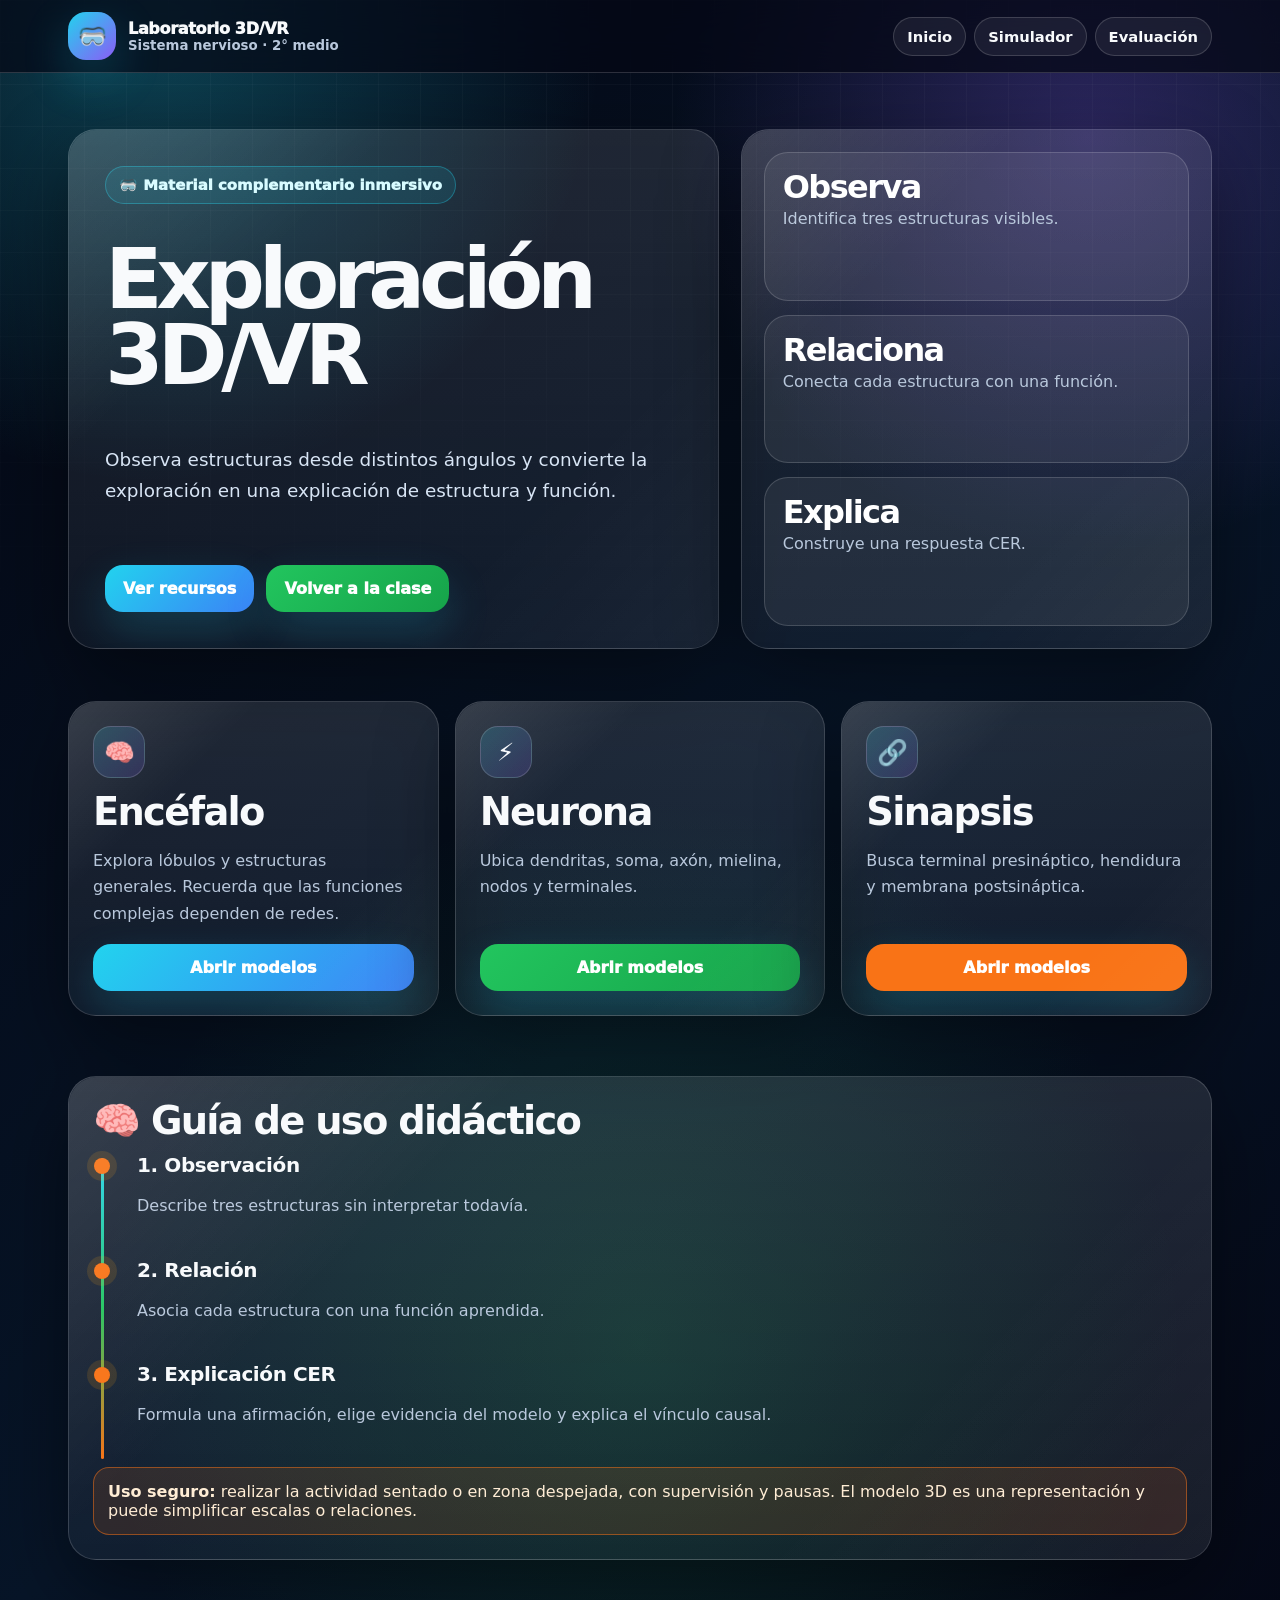
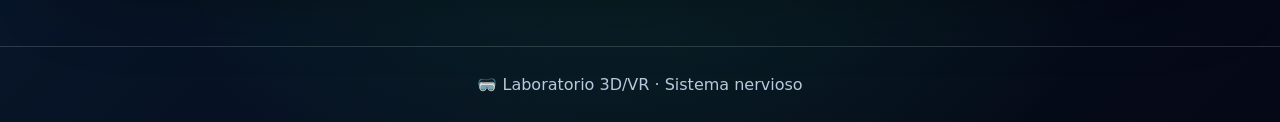
<file: 3d.html>
<!doctype html><html lang="es"><head><meta charset="utf-8"><meta name="viewport" content="width=device-width,initial-scale=1"><title>Laboratorio 3D/VR | Sistema nervioso</title><link rel="stylesheet" href="assets/css/style.css"></head><body><header class="header"><nav class="nav"><a class="brand" href="index.html"><span class="brand-icon">🥽</span><span>Laboratorio 3D/VR<small>Sistema nervioso · 2° medio</small></span></a><div class="navlinks"><a class="pill" href="index.html">Inicio</a><a class="pill" href="index.html#simulador">Simulador</a><a class="pill" href="index.html#evaluacion">Evaluación</a></div></nav></header><main class="container"><section class="hero"><div class="hero-main card"><span class="eyebrow">🥽 Material complementario inmersivo</span><h1>Exploración<br>3D/VR</h1><p class="lead">Observa estructuras desde distintos ángulos y convierte la exploración en una explicación de estructura y función.</p><div class="actions"><a class="btn" href="#recursos">Ver recursos</a><a class="btn green" href="index.html">Volver a la clase</a></div></div><aside class="hero-side card"><div class="stat"><b>Observa</b><span>Identifica tres estructuras visibles.</span></div><div class="stat"><b>Relaciona</b><span>Conecta cada estructura con una función.</span></div><div class="stat"><b>Explica</b><span>Construye una respuesta CER.</span></div></aside></section><section id="recursos" class="section"><div class="grid"><article class="card panel resource-card"><div><div class="icon">🧠</div><h2>Encéfalo</h2><p>Explora lóbulos y estructuras generales. Recuerda que las funciones complejas dependen de redes.</p></div><a class="btn" target="_blank" rel="noopener" href="https://sketchfab.com/search?q=human%20brain%20anatomy&type=models">Abrir modelos</a></article><article class="card panel resource-card"><div><div class="icon">⚡</div><h2>Neurona</h2><p>Ubica dendritas, soma, axón, mielina, nodos y terminales.</p></div><a class="btn green" target="_blank" rel="noopener" href="https://sketchfab.com/search?q=neuron%20anatomy&type=models">Abrir modelos</a></article><article class="card panel resource-card"><div><div class="icon">🔗</div><h2>Sinapsis</h2><p>Busca terminal presináptico, hendidura y membrana postsináptica.</p></div><a class="btn orange" target="_blank" rel="noopener" href="https://sketchfab.com/search?q=synapse&type=models">Abrir modelos</a></article></div></section><section class="section"><div class="card panel"><h2>🧠 Guía de uso didáctico</h2><div class="timeline"><div class="step"><h3>1. Observación</h3><p>Describe tres estructuras sin interpretar todavía.</p></div><div class="step"><h3>2. Relación</h3><p>Asocia cada estructura con una función aprendida.</p></div><div class="step"><h3>3. Explicación CER</h3><p>Formula una afirmación, elige evidencia del modelo y explica el vínculo causal.</p></div></div><div class="correction"><strong>Uso seguro:</strong> realizar la actividad sentado o en zona despejada, con supervisión y pausas. El modelo 3D es una representación y puede simplificar escalas o relaciones.</div></div></section></main><footer class="footer">🥽 Laboratorio 3D/VR · Sistema nervioso</footer></body></html>
</file>
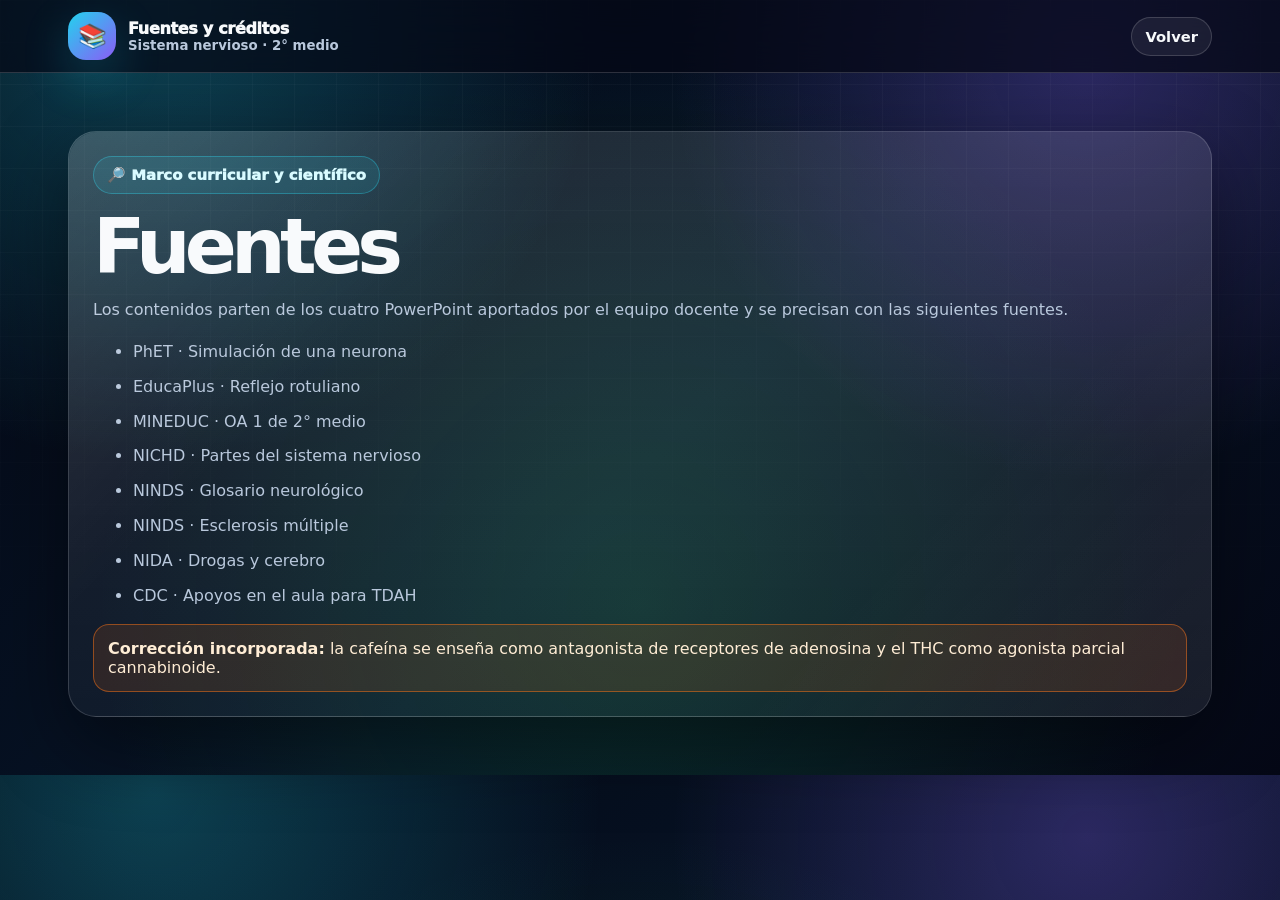
<file: fuentes.html>
<!doctype html><html lang="es"><head><meta charset="utf-8"><meta name="viewport" content="width=device-width,initial-scale=1"><title>Fuentes | Sistema nervioso</title><link rel="stylesheet" href="assets/css/style.css"></head><body><header class="header"><nav class="nav"><a class="brand" href="index.html"><span class="brand-icon">📚</span><span>Fuentes y créditos<small>Sistema nervioso · 2° medio</small></span></a><a class="pill" href="index.html">Volver</a></nav></header><main class="container"><section class="section"><div class="card panel"><span class="eyebrow">🔎 Marco curricular y científico</span><h1 style="font-size:clamp(2.5rem,6vw,5rem)">Fuentes</h1><p>Los contenidos parten de los cuatro PowerPoint aportados por el equipo docente y se precisan con las siguientes fuentes.</p><ul class="source-list"><li><a target="_blank" rel="noopener" href="https://phet.colorado.edu/sims/html/neuron/latest/neuron_all.html?locale=es">PhET · Simulación de una neurona</a></li><li><a target="_blank" rel="noopener" href="https://www.educaplus.org/game/reflejo-rotuliano">EducaPlus · Reflejo rotuliano</a></li><li><a target="_blank" rel="noopener" href="https://www.curriculumnacional.cl/614/w3-article-80740.html">MINEDUC · OA 1 de 2° medio</a></li><li><a target="_blank" rel="noopener" href="https://espanol.nichd.nih.gov/salud/temas/neuro/informacion/partes">NICHD · Partes del sistema nervioso</a></li><li><a target="_blank" rel="noopener" href="https://www.ninds.nih.gov/health-information/disorders/glossary-neurological-terms">NINDS · Glosario neurológico</a></li><li><a target="_blank" rel="noopener" href="https://www.ninds.nih.gov/health-information/disorders/multiple-sclerosis-ms">NINDS · Esclerosis múltiple</a></li><li><a target="_blank" rel="noopener" href="https://nida.nih.gov/publications/drugs-brains-behavior-science-addiction/drugs-brain">NIDA · Drogas y cerebro</a></li><li><a target="_blank" rel="noopener" href="https://www.cdc.gov/adhd/treatment/classroom.html">CDC · Apoyos en el aula para TDAH</a></li></ul><div class="correction"><strong>Corrección incorporada:</strong> la cafeína se enseña como antagonista de receptores de adenosina y el THC como agonista parcial cannabinoide.</div></div></section></main></body></html>
</file>
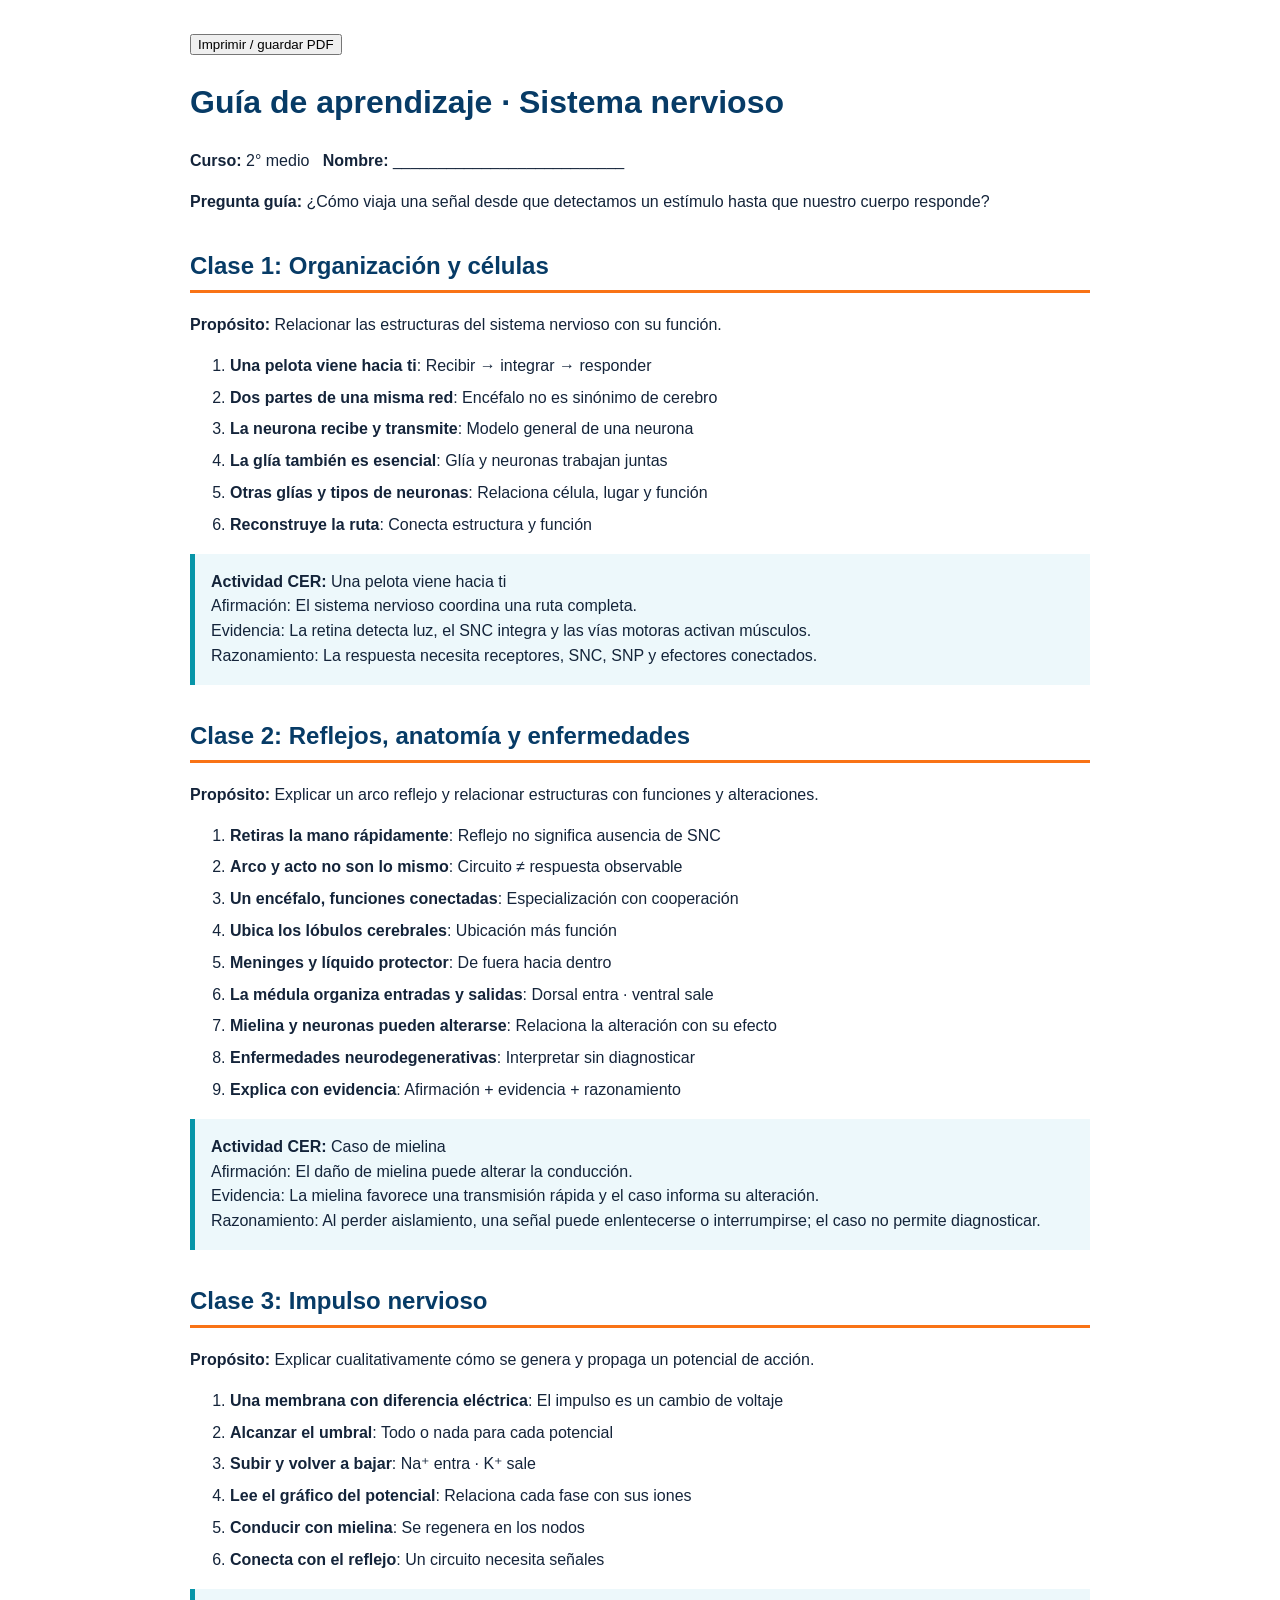
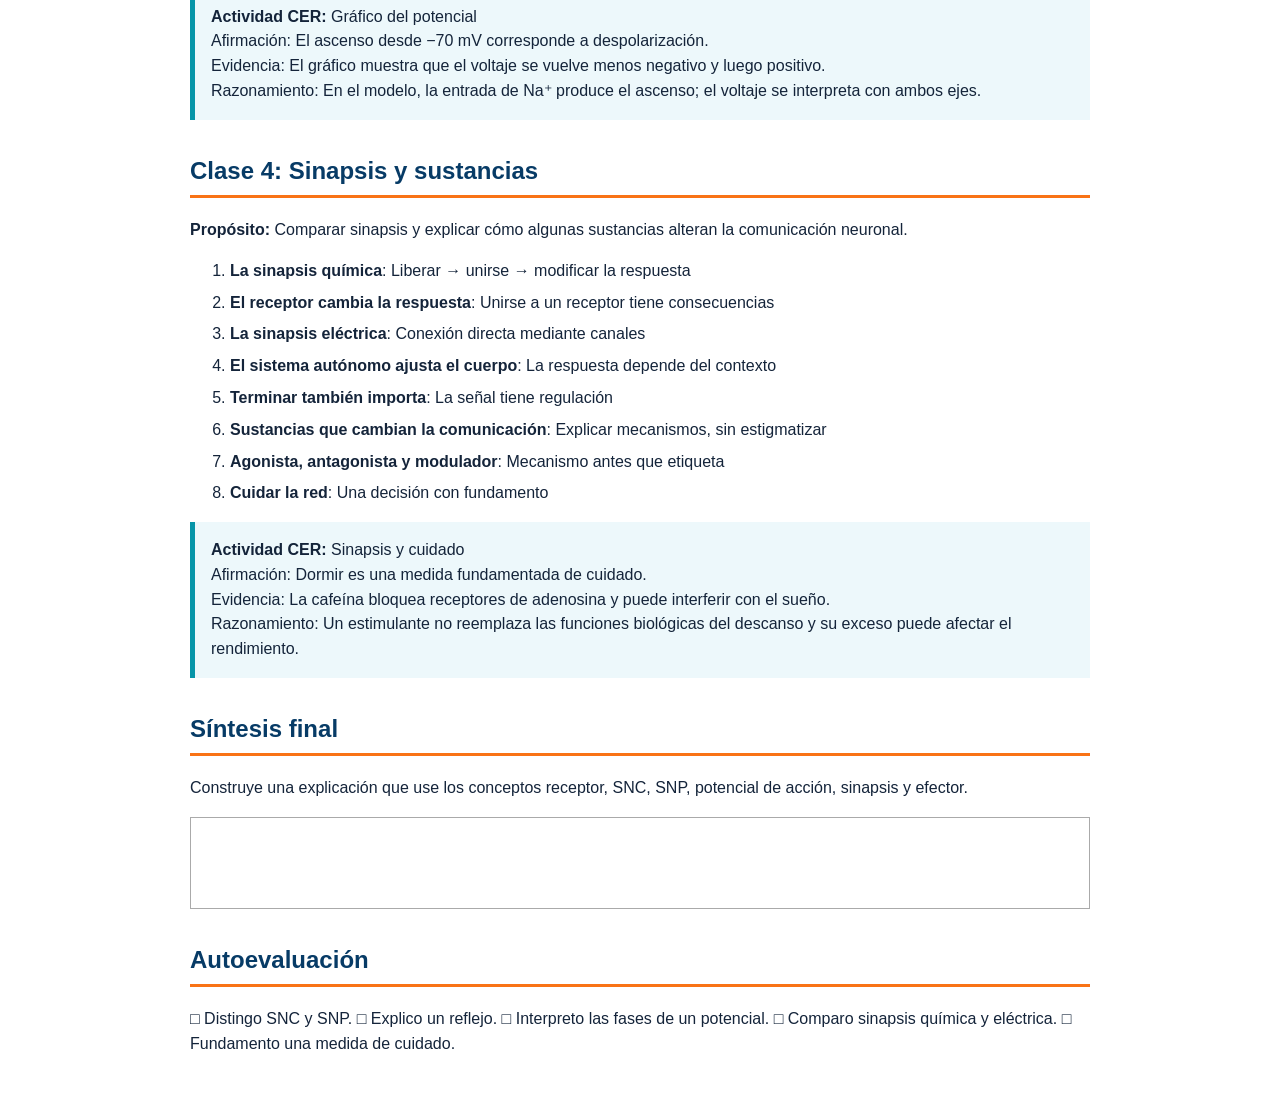
<file: recursos/guia_sistema_nervioso.html>
<!doctype html><html lang="es"><head><meta charset="utf-8"><meta name="viewport" content="width=device-width,initial-scale=1"><title>Guía imprimible · Sistema nervioso</title><style>body{font:16px/1.55 Arial,sans-serif;max-width:900px;margin:auto;padding:32px;color:#14243a}h1,h2{color:#073b66}h2{margin-top:32px;border-bottom:3px solid #f97316;padding-bottom:6px}li{margin:7px 0}.cer{background:#edf8fb;border-left:5px solid #0795a8;padding:16px;margin:14px 0}.box{border:1px solid #aaa;min-height:90px;margin:12px 0}@media print{button{display:none}}</style></head><body><button onclick="print()">Imprimir / guardar PDF</button><h1>Guía de aprendizaje · Sistema nervioso</h1><p><strong>Curso:</strong> 2° medio &nbsp; <strong>Nombre:</strong> __________________________</p><p><strong>Pregunta guía:</strong> ¿Cómo viaja una señal desde que detectamos un estímulo hasta que nuestro cuerpo responde?</p><section><h2>Clase 1: Organización y células</h2><p><strong>Propósito:</strong> Relacionar las estructuras del sistema nervioso con su función.</p><ol><li><strong>Una pelota viene hacia ti</strong>: Recibir → integrar → responder</li><li><strong>Dos partes de una misma red</strong>: Encéfalo no es sinónimo de cerebro</li><li><strong>La neurona recibe y transmite</strong>: Modelo general de una neurona</li><li><strong>La glía también es esencial</strong>: Glía y neuronas trabajan juntas</li><li><strong>Otras glías y tipos de neuronas</strong>: Relaciona célula, lugar y función</li><li><strong>Reconstruye la ruta</strong>: Conecta estructura y función</li></ol><div class="cer"><strong>Actividad CER:</strong> Una pelota viene hacia ti<br>Afirmación: El sistema nervioso coordina una ruta completa.<br>Evidencia: La retina detecta luz, el SNC integra y las vías motoras activan músculos.<br>Razonamiento: La respuesta necesita receptores, SNC, SNP y efectores conectados.</div></section><section><h2>Clase 2: Reflejos, anatomía y enfermedades</h2><p><strong>Propósito:</strong> Explicar un arco reflejo y relacionar estructuras con funciones y alteraciones.</p><ol><li><strong>Retiras la mano rápidamente</strong>: Reflejo no significa ausencia de SNC</li><li><strong>Arco y acto no son lo mismo</strong>: Circuito ≠ respuesta observable</li><li><strong>Un encéfalo, funciones conectadas</strong>: Especialización con cooperación</li><li><strong>Ubica los lóbulos cerebrales</strong>: Ubicación más función</li><li><strong>Meninges y líquido protector</strong>: De fuera hacia dentro</li><li><strong>La médula organiza entradas y salidas</strong>: Dorsal entra · ventral sale</li><li><strong>Mielina y neuronas pueden alterarse</strong>: Relaciona la alteración con su efecto</li><li><strong>Enfermedades neurodegenerativas</strong>: Interpretar sin diagnosticar</li><li><strong>Explica con evidencia</strong>: Afirmación + evidencia + razonamiento</li></ol><div class="cer"><strong>Actividad CER:</strong> Caso de mielina<br>Afirmación: El daño de mielina puede alterar la conducción.<br>Evidencia: La mielina favorece una transmisión rápida y el caso informa su alteración.<br>Razonamiento: Al perder aislamiento, una señal puede enlentecerse o interrumpirse; el caso no permite diagnosticar.</div></section><section><h2>Clase 3: Impulso nervioso</h2><p><strong>Propósito:</strong> Explicar cualitativamente cómo se genera y propaga un potencial de acción.</p><ol><li><strong>Una membrana con diferencia eléctrica</strong>: El impulso es un cambio de voltaje</li><li><strong>Alcanzar el umbral</strong>: Todo o nada para cada potencial</li><li><strong>Subir y volver a bajar</strong>: Na⁺ entra · K⁺ sale</li><li><strong>Lee el gráfico del potencial</strong>: Relaciona cada fase con sus iones</li><li><strong>Conducir con mielina</strong>: Se regenera en los nodos</li><li><strong>Conecta con el reflejo</strong>: Un circuito necesita señales</li></ol><div class="cer"><strong>Actividad CER:</strong> Gráfico del potencial<br>Afirmación: El ascenso desde −70 mV corresponde a despolarización.<br>Evidencia: El gráfico muestra que el voltaje se vuelve menos negativo y luego positivo.<br>Razonamiento: En el modelo, la entrada de Na⁺ produce el ascenso; el voltaje se interpreta con ambos ejes.</div></section><section><h2>Clase 4: Sinapsis y sustancias</h2><p><strong>Propósito:</strong> Comparar sinapsis y explicar cómo algunas sustancias alteran la comunicación neuronal.</p><ol><li><strong>La sinapsis química</strong>: Liberar → unirse → modificar la respuesta</li><li><strong>El receptor cambia la respuesta</strong>: Unirse a un receptor tiene consecuencias</li><li><strong>La sinapsis eléctrica</strong>: Conexión directa mediante canales</li><li><strong>El sistema autónomo ajusta el cuerpo</strong>: La respuesta depende del contexto</li><li><strong>Terminar también importa</strong>: La señal tiene regulación</li><li><strong>Sustancias que cambian la comunicación</strong>: Explicar mecanismos, sin estigmatizar</li><li><strong>Agonista, antagonista y modulador</strong>: Mecanismo antes que etiqueta</li><li><strong>Cuidar la red</strong>: Una decisión con fundamento</li></ol><div class="cer"><strong>Actividad CER:</strong> Sinapsis y cuidado<br>Afirmación: Dormir es una medida fundamentada de cuidado.<br>Evidencia: La cafeína bloquea receptores de adenosina y puede interferir con el sueño.<br>Razonamiento: Un estimulante no reemplaza las funciones biológicas del descanso y su exceso puede afectar el rendimiento.</div></section><h2>Síntesis final</h2><p>Construye una explicación que use los conceptos receptor, SNC, SNP, potencial de acción, sinapsis y efector.</p><div class="box"></div><h2>Autoevaluación</h2><p>□ Distingo SNC y SNP. □ Explico un reflejo. □ Interpreto las fases de un potencial. □ Comparo sinapsis química y eléctrica. □ Fundamento una medida de cuidado.</p></body></html>
</file>
<file: assets/css/style.css>
:root{
  --bg-0:#050816;
  --bg-1:#08111f;
  --card:rgba(255,255,255,.08);
  --card-2:rgba(255,255,255,.12);
  --text:#f8fafc;
  --muted:#b9c8dc;
  --line:rgba(255,255,255,.16);
  --cyan:#22d3ee;
  --blue:#3b82f6;
  --violet:#8b5cf6;
  --green:#22c55e;
  --amber:#f97316;
  --pink:#ec4899;
  --danger:#fb7185;
  --shadow:0 28px 80px rgba(0,0,0,.45);
  --radius:28px;
  --max:1180px;
}
*{box-sizing:border-box}
html{scroll-behavior:smooth}
body{
  margin:0;
  color:var(--text);
  font-family:Inter, ui-sans-serif, system-ui, -apple-system, BlinkMacSystemFont, "Segoe UI", Roboto, Arial, sans-serif;
  background:
    radial-gradient(circle at 12% 2%, rgba(34,211,238,.28), transparent 28rem),
    radial-gradient(circle at 85% 8%, rgba(139,92,246,.28), transparent 26rem),
    radial-gradient(circle at 50% 78%, rgba(34,197,94,.16), transparent 34rem),
    linear-gradient(135deg,#040713,#071528 54%,#050816);
  overflow-x:hidden;
}
body::before{
  content:"";
  position:fixed;inset:0;z-index:-1;
  background-image:
    linear-gradient(rgba(255,255,255,.035) 1px, transparent 1px),
    linear-gradient(90deg, rgba(255,255,255,.035) 1px, transparent 1px);
  background-size:42px 42px;
  mask-image:linear-gradient(to bottom, rgba(0,0,0,.9), transparent 78%);
}
a{color:inherit;text-decoration:none}
button,input,textarea,select{font:inherit}
.header{
  position:sticky;top:0;z-index:50;
  border-bottom:1px solid var(--line);
  background:rgba(5,8,22,.72);
  backdrop-filter:blur(22px);
}
.nav{
  max-width:var(--max);margin:auto;padding:12px 18px;
  display:flex;align-items:center;justify-content:space-between;gap:16px;
}
.brand{display:flex;align-items:center;gap:12px;font-weight:950;letter-spacing:-.02em}
.brand-icon{
  width:48px;height:48px;border-radius:18px;display:grid;place-items:center;font-size:1.45rem;
  background:linear-gradient(135deg,var(--cyan),var(--violet));
  box-shadow:0 18px 48px rgba(34,211,238,.24);
}
.brand small{display:block;color:var(--muted);font-weight:750;letter-spacing:0}
.navlinks{display:flex;align-items:center;gap:8px;flex-wrap:wrap;justify-content:flex-end}
.pill{
  border:1px solid var(--line);
  background:rgba(255,255,255,.065);
  border-radius:999px;padding:10px 13px;font-weight:850;font-size:.92rem;
  transition:.22s ease;white-space:nowrap
}
.pill:hover{transform:translateY(-2px);background:rgba(34,211,238,.15);border-color:rgba(34,211,238,.42)}
.container{max-width:var(--max);margin:auto;padding:28px 18px}
.hero{display:grid;grid-template-columns:1.16fr .84fr;gap:22px;align-items:stretch;padding:28px 0 22px}
.card{
  position:relative;
  border:1px solid var(--line);
  background:linear-gradient(180deg,rgba(255,255,255,.105),rgba(255,255,255,.045));
  border-radius:var(--radius);
  box-shadow:var(--shadow);
  overflow:hidden;
}
.card::after{
  content:"";position:absolute;inset:0;pointer-events:none;
  background:linear-gradient(135deg,rgba(255,255,255,.11),transparent 28%,transparent 72%,rgba(255,255,255,.04));
  border-radius:inherit;
}
.hero-main{padding:36px;min-height:520px;display:flex;flex-direction:column;justify-content:space-between}
.eyebrow{
  width:max-content;max-width:100%;
  display:inline-flex;align-items:center;gap:9px;
  border:1px solid rgba(34,211,238,.35);
  background:rgba(34,211,238,.11);
  color:#d7fbff;border-radius:999px;
  padding:9px 13px;font-weight:950;font-size:.93rem
}
h1{font-size:clamp(2.5rem,6.6vw,5.8rem);line-height:.9;letter-spacing:-.075em;margin:18px 0 14px}
h2{font-size:clamp(1.6rem,3vw,2.55rem);line-height:1.03;letter-spacing:-.045em;margin:0 0 12px}
h3{font-size:1.25rem;margin:0 0 10px;letter-spacing:-.02em}
p{color:var(--muted);line-height:1.68}
.lead{font-size:1.15rem;max-width:760px;color:#d8e5f5}
.actions{display:flex;gap:12px;flex-wrap:wrap;margin-top:20px}
.btn{
  border:0;cursor:pointer;display:inline-flex;align-items:center;justify-content:center;gap:10px;
  border-radius:18px;padding:14px 18px;font-weight:950;color:#fff;
  background:linear-gradient(135deg,var(--cyan),var(--blue));
  box-shadow:0 18px 44px rgba(34,211,238,.2);
  transition:.22s ease;
}
.btn:hover{transform:translateY(-2px) scale(1.01);filter:saturate(1.15)}
.btn.green{background:linear-gradient(135deg,var(--green),#16a34a)}
.btn.orange{background:linear-gradient(135deg,var(--amber),#f97316)}
.btn.violet{background:linear-gradient(135deg,var(--violet),var(--pink))}
.btn.ghost{background:rgba(255,255,255,.08);border:1px solid var(--line);box-shadow:none}
.btn.full{width:100%}
.hero-side{padding:22px;display:grid;gap:14px}
.stat{
  position:relative;padding:18px;border-radius:24px;border:1px solid var(--line);
  background:rgba(255,255,255,.065);
  overflow:hidden;
}
.stat b{display:block;font-size:2rem;line-height:1;color:#fff;letter-spacing:-.05em}
.stat span{display:block;color:var(--muted);margin-top:6px}
.orbit{
  min-height:246px;display:grid;place-items:center;
  background:radial-gradient(circle,rgba(34,211,238,.2),transparent 60%);
}
.dna{
  width:160px;height:190px;position:relative;animation:spin 14s linear infinite;
}
@keyframes spin{to{transform:rotate(360deg)}}
.node{position:absolute;width:22px;height:22px;border-radius:50%;background:var(--cyan);box-shadow:0 0 26px rgba(34,211,238,.8)}
.node:nth-child(1){left:50%;top:0}.node:nth-child(2){left:88%;top:34%}.node:nth-child(3){left:74%;top:78%}.node:nth-child(4){left:18%;top:78%}.node:nth-child(5){left:4%;top:34%}
.dna:before,.dna:after{content:"";position:absolute;inset:34px;border:2px solid rgba(255,255,255,.25);border-radius:50%}
.dna:after{transform:rotate(58deg);border-color:rgba(34,197,94,.35)}
.badges{display:flex;flex-wrap:wrap;gap:9px;margin-top:16px}
.badge{border:1px solid var(--line);background:rgba(255,255,255,.07);padding:8px 11px;border-radius:999px;font-weight:850;color:#ecfeff;font-size:.88rem}
.section{padding:30px 0}
.panel{padding:24px}
.grid{display:grid;grid-template-columns:repeat(3,1fr);gap:16px}
.grid2{display:grid;grid-template-columns:repeat(2,1fr);gap:16px}
.feature{transition:.22s ease}
.feature:hover{transform:translateY(-5px);border-color:rgba(34,211,238,.36)}
.icon{
  width:52px;height:52px;border-radius:18px;display:grid;place-items:center;font-size:1.55rem;margin-bottom:14px;
  background:linear-gradient(135deg,rgba(34,211,238,.18),rgba(139,92,246,.18));
  border:1px solid var(--line)
}
.timeline{position:relative;padding-left:24px}
.timeline:before{content:"";position:absolute;left:8px;top:5px;bottom:8px;width:3px;border-radius:999px;background:linear-gradient(var(--cyan),var(--green),var(--amber))}
.step{position:relative;padding:0 0 22px 20px}
.step:before{content:"";position:absolute;left:-23px;top:5px;width:16px;height:16px;border-radius:50%;background:var(--amber);box-shadow:0 0 0 7px rgba(245,158,11,.14)}
.step h3{display:flex;align-items:center;gap:8px}
.sim-wrap{display:grid;grid-template-columns:320px 1fr;gap:18px;margin-top:18px}
.phase-list{display:flex;flex-direction:column;gap:10px}
.phase-btn{
  width:100%;text-align:left;cursor:pointer;color:#fff;
  border:1px solid var(--line);
  background:rgba(255,255,255,.07);
  border-radius:20px;padding:15px;
  font-weight:950;transition:.22s ease;
}
.phase-btn small{display:block;color:var(--muted);font-weight:700;margin-top:4px}
.phase-btn:hover{transform:translateX(4px);background:rgba(34,211,238,.14)}
.phase-btn.active{background:linear-gradient(135deg,rgba(34,211,238,.32),rgba(139,92,246,.22));border-color:rgba(34,211,238,.7)}
.sim-stage{
  min-height:500px;border-radius:28px;border:1px solid var(--line);
  background:
    radial-gradient(circle at 50% 42%, rgba(34,211,238,.16), transparent 16rem),
    radial-gradient(circle at 50% 80%, rgba(34,197,94,.14), transparent 18rem),
    rgba(255,255,255,.045);
  position:relative;overflow:hidden;padding:22px;
}
.sim-text{position:relative;z-index:5;max-width:650px;background:rgba(5,8,22,.72);border:1px solid var(--line);border-radius:24px;padding:20px;backdrop-filter:blur(14px)}
.sim-visual{position:absolute;inset:auto 0 18px 0;height:350px;z-index:1}
.tree{position:absolute;left:50%;bottom:0;transform:translateX(-50%);width:78%;height:340px}
.trunk,.branch{position:absolute;background:linear-gradient(180deg,#bef264,#22c55e);border-radius:999px;transform-origin:bottom center;box-shadow:0 0 28px rgba(34,197,94,.26)}
.trunk{width:20px;height:245px;left:50%;bottom:0;transform:translateX(-50%)}
.branch{width:14px;height:170px;left:50%;bottom:135px}
.b1{transform:rotate(-44deg)}.b2{transform:rotate(44deg)}.b3{height:116px;bottom:215px;transform:rotate(-20deg)}.b4{height:116px;bottom:215px;transform:rotate(20deg)}
.leaf{
  position:absolute;width:62px;height:42px;border-radius:70% 30% 70% 30%;
  background:linear-gradient(135deg,#4ade80,#22d3ee);
  box-shadow:0 20px 46px rgba(34,211,238,.22);
  animation:float 3.2s ease-in-out infinite;
}
.l1{left:16%;top:50px}.l2{left:70%;top:56px;animation-delay:.2s}.l3{left:35%;top:0;animation-delay:.4s}.l4{left:55%;top:5px;animation-delay:.65s}.l5{left:45%;top:130px;animation-delay:.9s}
@keyframes float{50%{transform:translateY(-12px) rotate(5deg)}}
.dot{position:absolute;width:18px;height:18px;border-radius:50%;background:var(--amber);box-shadow:0 0 22px rgba(245,158,11,.7);animation:pulse 1.9s infinite;z-index:2}
@keyframes pulse{50%{transform:scale(1.45);opacity:.68}}
.form-grid{display:grid;grid-template-columns:repeat(3,1fr);gap:12px}
label{display:block;font-weight:950;margin:12px 0 7px;color:#eff6ff}
input,textarea,select{
  width:100%;border:1px solid var(--line);border-radius:18px;padding:14px 15px;
  background:rgba(255,255,255,.08);color:#fff;outline:none;
}
input:focus,textarea:focus{border-color:rgba(34,211,238,.7);box-shadow:0 0 0 4px rgba(34,211,238,.12)}
textarea{min-height:112px;resize:vertical}
.quiz-card{padding:18px;margin:15px 0;border:1px solid var(--line);border-radius:24px;background:rgba(255,255,255,.055)}
.option{
  display:flex;gap:10px;align-items:flex-start;margin:10px 0;padding:13px;
  border:1px solid var(--line);border-radius:18px;background:rgba(255,255,255,.045);cursor:pointer;transition:.18s ease
}
.option:hover{background:rgba(34,211,238,.1);transform:translateX(3px)}
.option input{width:auto;margin-top:4px}
.result{display:none;margin-top:16px;padding:18px;border-radius:22px;background:rgba(34,197,94,.13);border:1px solid rgba(34,197,94,.35)}
.progress{
  height:12px;border-radius:999px;background:rgba(255,255,255,.09);overflow:hidden;margin:12px 0
}
.progress span{display:block;height:100%;width:0;background:linear-gradient(90deg,var(--cyan),var(--green));transition:.3s ease}
.model-card iframe{width:100%;height:420px;border:0;border-radius:22px;background:#020617}
.resource-card{min-height:260px;display:flex;flex-direction:column;justify-content:space-between}
.footer{border-top:1px solid var(--line);padding:28px 18px;text-align:center;color:var(--muted);margin-top:28px}
.float-tools{position:fixed;right:16px;bottom:16px;z-index:60;display:flex;flex-direction:column;gap:8px}
.float-tools button{width:46px;height:46px;border-radius:16px;border:1px solid var(--line);background:rgba(8,17,31,.88);color:#fff;cursor:pointer;backdrop-filter:blur(14px)}
.light{
  --bg-0:#f8fafc;--bg-1:#eef6ff;--text:#06111f;--muted:#334155;--line:rgba(15,23,42,.14);
  background:
    radial-gradient(circle at 10% 0%, rgba(34,211,238,.28), transparent 28rem),
    radial-gradient(circle at 86% 4%, rgba(139,92,246,.22), transparent 24rem),
    linear-gradient(135deg,#e0f2fe,#f8fafc 48%,#ecfdf5);
}
.light .card{background:rgba(255,255,255,.78)}
.light .sim-text{background:rgba(255,255,255,.86)}
.light input,.light textarea,.light select{background:#fff;color:#06111f}
.light .phase-btn,.light .option{color:#06111f;background:rgba(255,255,255,.78)}
.light .pill,.light .badge{background:rgba(255,255,255,.75)}
.light .header{background:rgba(248,250,252,.76)}
@media(max-width:980px){
  .hero,.grid,.grid2,.sim-wrap{grid-template-columns:1fr}
  .hero-main{min-height:auto}
  .form-grid{grid-template-columns:1fr}
  .nav{align-items:flex-start;flex-direction:column}
  .navlinks{justify-content:flex-start}
}
@media(max-width:620px){
  .container{padding:18px 12px}
  .hero{padding-top:12px}
  .hero-main,.panel,.hero-side{padding:20px}
  .brand-icon{width:42px;height:42px}
  .pill{font-size:.78rem;padding:8px 10px}
  .actions{flex-direction:column}
  .btn{width:100%}
  .sim-stage{min-height:570px}
  .sim-visual{height:305px}
  .tree{width:98%;height:292px}
  .model-card iframe{height:310px}
  .float-tools{right:10px;bottom:10px}
  h1{font-size:3rem}
}
@media print{
  .header,.float-tools,.navlinks,.actions,.btn{display:none!important}
  body{background:white;color:#111}
  .card{box-shadow:none;border:1px solid #aaa}
  p{color:#222}
}


/* === Bloques pedagógicos PRO añadidos === */
.concept-map{
  display:grid;
  grid-template-columns:repeat(4,1fr);
  gap:14px;
  margin-top:18px;
}
.concept-node{
  position:relative;
  padding:18px;
  border-radius:24px;
  border:1px solid var(--line);
  background:linear-gradient(180deg,rgba(255,255,255,.09),rgba(255,255,255,.04));
  transition:.22s ease;
}
.concept-node:hover{transform:translateY(-4px);border-color:rgba(34,211,238,.45)}
.concept-node strong{display:block;font-size:1.05rem;margin-bottom:8px;color:#fff}
.light .concept-node strong{color:#06111f}
.evidence-grid{
  display:grid;
  grid-template-columns:repeat(2,1fr);
  gap:14px;
  margin-top:16px;
}
.evidence-card{
  padding:18px;
  border:1px solid var(--line);
  border-radius:24px;
  background:rgba(255,255,255,.055);
}
.evidence-card h3{display:flex;align-items:center;gap:8px}
.case-study{
  display:grid;
  grid-template-columns:.9fr 1.1fr;
  gap:18px;
  align-items:stretch;
}
.case-visual{
  min-height:360px;
  border-radius:28px;
  border:1px solid var(--line);
  background:
    radial-gradient(circle at 20% 30%,rgba(34,211,238,.22),transparent 12rem),
    radial-gradient(circle at 80% 70%,rgba(245,158,11,.22),transparent 12rem),
    rgba(255,255,255,.055);
  position:relative;
  overflow:hidden;
}
.bird{
  position:absolute;
  width:94px;height:62px;
  border-radius:60% 40% 55% 45%;
  background:linear-gradient(135deg,#60a5fa,#22d3ee);
  box-shadow:0 18px 42px rgba(34,211,238,.25);
}
.bird::after{
  content:"";
  position:absolute;
  right:-28px;top:22px;
  width:0;height:0;
  border-left:34px solid #f59e0b;
  border-top:11px solid transparent;
  border-bottom:11px solid transparent;
}
.bird.small{transform:scale(.74);left:18%;top:24%}
.bird.medium{left:48%;top:47%}
.bird.large{transform:scale(1.2);left:62%;top:16%}
.island{
  position:absolute;bottom:-36px;left:10%;right:10%;
  height:118px;border-radius:50% 50% 0 0;
  background:linear-gradient(180deg,#84cc16,#166534);
}
.cer-box{
  padding:18px;
  border-left:5px solid var(--cyan);
  border-radius:18px;
  background:rgba(34,211,238,.08);
  margin:14px 0;
}
.checklist{
  display:grid;
  grid-template-columns:repeat(2,1fr);
  gap:12px;
}
.checkitem{
  border:1px solid var(--line);
  background:rgba(255,255,255,.055);
  border-radius:18px;
  padding:14px;
}
.source-list li{margin:10px 0;color:var(--muted);line-height:1.55}
@media(max-width:980px){
  .concept-map,.evidence-grid,.case-study,.checklist{grid-template-columns:1fr}
}


/* === Galerías pedagógicas con imágenes === */
.visual-gallery{
  display:grid;
  grid-template-columns:repeat(3,1fr);
  gap:12px;
  margin:14px 0 6px;
}
.visual-gallery.two{grid-template-columns:repeat(2,1fr)}
.visual-card{
  border:1px solid var(--line);
  border-radius:20px;
  overflow:hidden;
  background:rgba(255,255,255,.06);
  min-height:100%;
}
.visual-card img{
  width:100%;
  height:150px;
  object-fit:cover;
  display:block;
  background:rgba(255,255,255,.06);
}
.visual-card .caption{
  padding:10px 12px;
  color:var(--muted);
  font-size:.88rem;
  line-height:1.42;
}
.step-visual{
  margin:12px 0 16px;
  display:grid;
  grid-template-columns:repeat(3,1fr);
  gap:12px;
}
.step-img{
  border-radius:18px;
  border:1px solid var(--line);
  overflow:hidden;
  background:rgba(255,255,255,.055);
}
.step-img img{
  width:100%;
  height:135px;
  object-fit:cover;
  display:block;
}
.step-img p{
  margin:0;
  padding:9px 10px;
  font-size:.86rem;
  line-height:1.38;
}
.infobox{
  padding:16px;
  border-radius:22px;
  border:1px solid rgba(34,211,238,.28);
  background:rgba(34,211,238,.08);
  margin:14px 0;
}
.light .visual-card,.light .step-img{background:rgba(255,255,255,.86)}
@media(max-width:900px){
  .visual-gallery,.visual-gallery.two,.step-visual{grid-template-columns:1fr}
  .visual-card img,.step-img img{height:220px}
}
@media(max-width:560px){
  .visual-card img,.step-img img{height:185px}
}

.visual-card img:hover {
  transform: scale(1.1);
  transition: 0.3s ease;
}

html{scroll-behavior:smooth;scroll-padding-top:92px}.lead.small{max-width:900px}.lesson-section .panel{padding:30px}.keyline,.formula{padding:13px 16px;border-left:4px solid var(--amber);background:rgba(249,115,22,.09);border-radius:12px;font-weight:900;color:var(--text);margin:12px 0}.step-layout{display:grid;grid-template-columns:minmax(280px,.95fr) 1.05fr;gap:18px;align-items:start;margin:15px 0}.slide-card{margin:0;border:1px solid var(--line);border-radius:20px;overflow:hidden;background:rgba(255,255,255,.05)}.slide-card img{display:block;width:100%;height:auto}.slide-card figcaption,.slide-gallery figcaption{padding:8px 12px;color:var(--muted);font-size:.85rem}.flow-list{margin:0;padding:0;list-style:none;display:grid;gap:9px;counter-reset:flow}.flow-list li{display:grid;grid-template-columns:34% 1fr;gap:10px;padding:12px;border:1px solid var(--line);border-radius:16px;background:rgba(255,255,255,.045)}.flow-list span{color:var(--muted);line-height:1.5}.question-guide{margin-top:13px;padding:15px;border:1px solid rgba(34,211,238,.3);border-radius:17px;background:rgba(34,211,238,.07)}details summary{cursor:pointer;font-weight:900;color:var(--text)}.question-guide details p{margin-bottom:0}.correction{padding:14px;border:1px solid rgba(249,115,22,.5);background:rgba(249,115,22,.12);border-radius:16px;color:#ffedd5}.full-gallery{margin-top:20px;padding:16px;border:1px solid var(--line);border-radius:18px}.slide-gallery{display:grid;grid-template-columns:repeat(3,1fr);gap:12px;margin-top:16px}.slide-gallery figure{margin:0;border:1px solid var(--line);border-radius:16px;overflow:hidden;background:rgba(255,255,255,.05)}.slide-gallery img{width:100%;display:block}.concept-node a{color:var(--cyan);font-weight:900}.neuron-mark{position:relative;width:150px;height:150px;border:4px solid rgba(34,211,238,.65);border-radius:50%;box-shadow:0 0 45px rgba(34,211,238,.35)}.neuron-mark:before,.neuron-mark:after,.neuron-mark i,.neuron-mark b,.neuron-mark span{content:"";position:absolute;width:62px;height:4px;left:50%;top:50%;transform-origin:0 50%;background:linear-gradient(90deg,var(--cyan),transparent);border-radius:5px}.neuron-mark:before{transform:rotate(0)}.neuron-mark:after{transform:rotate(72deg)}.neuron-mark i{transform:rotate(144deg)}.neuron-mark b{transform:rotate(216deg)}.neuron-mark span{transform:rotate(288deg)}.signal-line{position:absolute;left:8%;right:8%;bottom:80px;display:flex;align-items:center;justify-content:space-between}.signal-line i{height:6px;flex:1;background:linear-gradient(90deg,var(--cyan),var(--violet));opacity:.55}.cell{width:84px;height:84px;border-radius:50%;display:grid;place-items:center;background:linear-gradient(135deg,var(--cyan),var(--blue));font-weight:950;z-index:2;box-shadow:0 0 28px rgba(34,211,238,.35)}.signal-dot{position:absolute;width:18px;height:18px;border-radius:50%;background:var(--amber);box-shadow:0 0 20px var(--amber);top:33px;animation:travel 2.4s infinite linear}@keyframes travel{from{left:8%}to{left:90%}}.mode-buttons{display:flex;flex-wrap:wrap;gap:9px;margin:18px 0}.mode-btn{border:1px solid var(--line);background:rgba(255,255,255,.07);color:var(--text);padding:11px 14px;border-radius:999px;font-weight:900;cursor:pointer}.mode-btn.active{background:linear-gradient(135deg,var(--cyan),var(--blue));color:#fff;border-color:transparent}.quiz-feedback{margin:10px 0 0;padding:12px;border-left:4px solid var(--cyan);background:rgba(34,211,238,.08);border-radius:10px}.result{display:none}.result.show{display:block}.result-grid{display:grid;grid-template-columns:repeat(4,1fr);gap:10px;margin:14px 0}.result-grid div{padding:12px;border:1px solid var(--line);border-radius:14px}.review-answer{padding:12px;border-bottom:1px solid var(--line)}.privacy{font-size:.9rem}.infobox{padding:16px;border:1px solid var(--line);border-radius:18px;background:rgba(255,255,255,.05)}.pause-overlay{position:fixed;inset:0;z-index:100;background:rgba(2,6,23,.88);display:grid;place-items:center;padding:20px}.pause-overlay[hidden]{display:none}.pause-card{max-width:520px;text-align:center;background:#0f172a;border:1px solid var(--line);border-radius:28px;padding:36px;box-shadow:var(--shadow)}.pause-card>span{font-size:3rem}.mail-note{font-size:.9rem;color:var(--muted)}
@media(max-width:900px){.step-layout,.result-grid{grid-template-columns:1fr}.slide-gallery{grid-template-columns:repeat(2,1fr)}}@media(max-width:620px){.slide-gallery{grid-template-columns:1fr}.flow-list li{grid-template-columns:1fr}.header{position:static}.float-tools{right:8px}.lesson-section .panel{padding:20px}}
</file>
